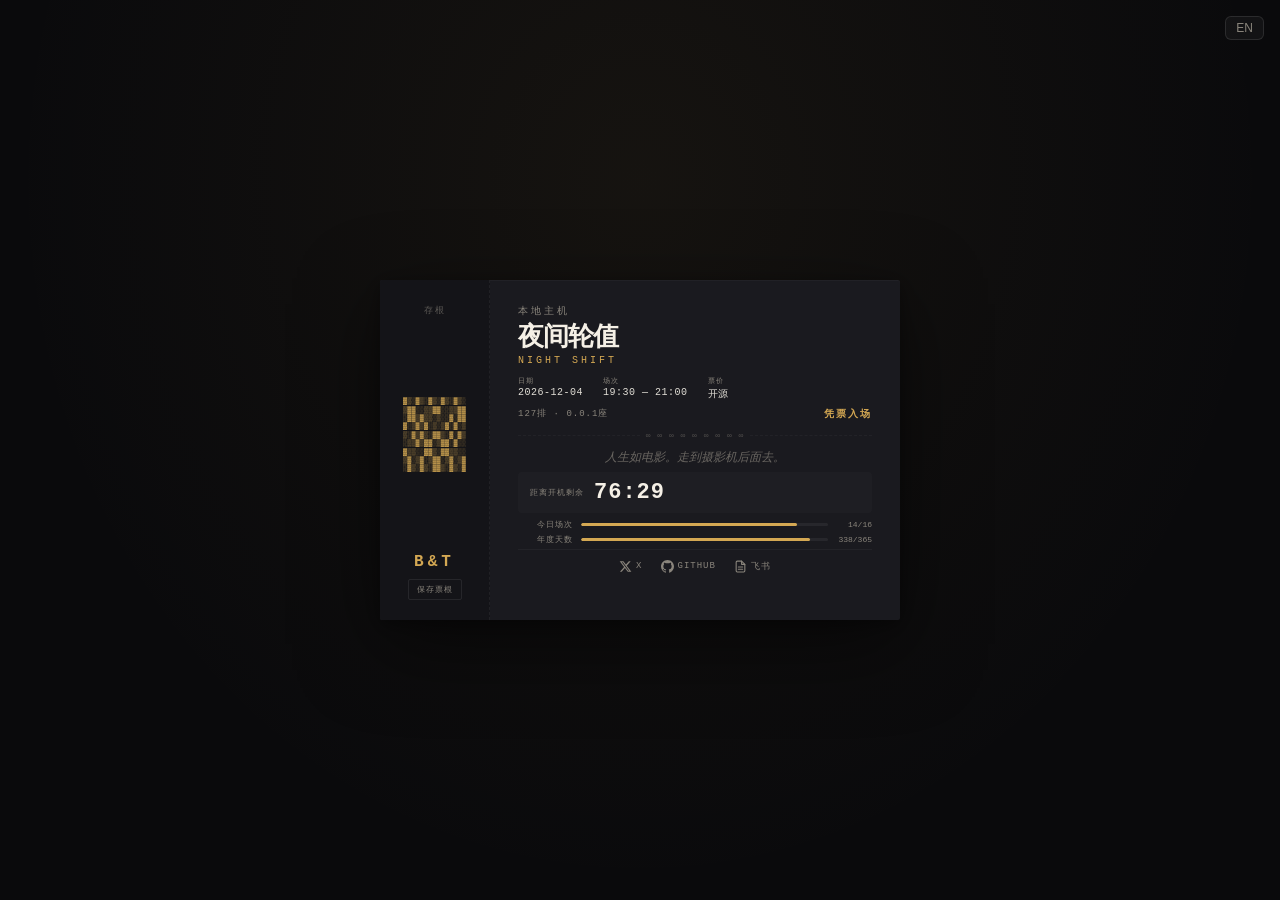
<file: index.html>
<!DOCTYPE html>
<html lang="zh">
<head>
<meta charset="UTF-8">
<meta name="viewport" content="width=device-width, initial-scale=1.0">
<title>nice — 电影票</title>
<style>
:root {
  --bg: #0a0a0c;
  --ticket-bg: #1a1a1f;
  --ticket-stub: #141418;
  --text: #e0ddd5;
  --text-dim: #8a857c;
  --text-bright: #f5f0e6;
  --accent: #d4a853;
  --accent-dim: #8b6914;
  --red: #c0392b;
  --divider: rgba(212,168,83,0.18);
  --perf: rgba(255,255,255,0.06);
  --progress-bg: rgba(255,255,255,0.06);
  --progress-fill: #d4a853;
  --font-ticket: 'SF Mono','Menlo','Monaco','Courier New',monospace;
  --font-ui: -apple-system,BlinkMacSystemFont,'SF Pro Display','Helvetica Neue',sans-serif;
}
*,*::before,*::after{box-sizing:border-box;margin:0;padding:0}
body {
  min-height:100vh; min-height:100dvh;
  display:flex; align-items:center; justify-content:center;
  background:var(--bg);
  background-image: radial-gradient(ellipse at 50% 20%, rgba(212,168,83,0.06) 0%, transparent 70%);
  font-family:var(--font-ui);
  -webkit-font-smoothing:antialiased;
  overflow-x:hidden;
  padding:12px;
}
.lang-toggle {
  position:fixed; top:16px; right:16px; z-index:10;
  background:rgba(255,255,255,0.04); border:1px solid rgba(255,255,255,0.1);
  color:var(--text-dim); border-radius:6px; padding:4px 10px;
  font-size:12px; cursor:pointer; font-family:var(--font-ui);
  transition:all .2s;
}
.lang-toggle:hover { color:var(--text); border-color:rgba(255,255,255,0.2); }
.ticket-wrapper { perspective:800px; width:100%; max-width:520px; }
.ticket {
  position:relative; background:var(--ticket-bg); border-radius:2px;
  display:flex; min-height:340px;
  box-shadow: 0 24px 80px rgba(0,0,0,0.5), 0 4px 16px rgba(0,0,0,0.3), inset 0 1px 0 rgba(255,255,255,0.03);
  overflow:hidden; transition: transform .35s cubic-bezier(.25,.1,.25,1), box-shadow .35s cubic-bezier(.25,.1,.25,1);
  will-change:transform; contain:layout style;
}
.ticket:hover { transform:translateY(-2px); box-shadow: 0 28px 90px rgba(0,0,0,0.55), 0 6px 20px rgba(0,0,0,0.35), inset 0 1px 0 rgba(255,255,255,0.04); }
.stub {
  width:110px; min-width:110px; background:var(--ticket-stub);
  display:flex; flex-direction:column; align-items:center;
  padding:24px 10px 20px; border-right:1px dashed var(--perf); position:relative; gap:8px;
}
.stub-label {
  font-family:var(--font-ticket); font-size:9px; color:var(--text-dim);
  text-transform:uppercase; letter-spacing:2px; opacity:0.6;
}
.stub-avatar {
  font-family:var(--font-ticket); font-size:7px; line-height:1.2;
  color:var(--accent); white-space:pre; text-align:center;
  user-select:none; flex:1; display:flex; align-items:center;
  justify-content:center; min-height:80px;
}
.stub-initials {
  font-family:var(--font-ticket); font-size:16px; font-weight:700;
  color:var(--accent); letter-spacing:4px; margin-top:auto;
}
.stub-save {
  font-family:var(--font-ticket); font-size:8px; color:var(--text-dim);
  cursor:pointer; padding:4px 8px; border:1px solid rgba(255,255,255,0.08);
  border-radius:2px; transition:all .2s; text-transform:uppercase;
  letter-spacing:1px; background:transparent;
}
.stub-save:hover { color:var(--accent); border-color:var(--accent-dim); }
.body { flex:1; display:flex; flex-direction:column; padding:24px 28px 0; min-width:0; }
.body-header { margin-bottom:10px; }
.cinema {
  font-family:var(--font-ticket); font-size:10px; color:var(--text-dim);
  letter-spacing:3px; text-transform:uppercase; margin-bottom:6px;
}
.film-title {
  font-family:var(--font-ticket); font-size:26px; font-weight:700;
  color:var(--text-bright); letter-spacing:-1px; line-height:1.1;
  text-transform:uppercase;
}
.film-subtitle {
  font-family:var(--font-ticket); font-size:10px; color:var(--accent);
  letter-spacing:3px; text-transform:uppercase; margin-top:2px;
}
.meta { display:flex; gap:20px; margin-bottom:6px; font-family:var(--font-ticket); }
.meta-item { display:flex; flex-direction:column; gap:1px; }
.meta-label { font-size:7px; color:var(--text-dim); text-transform:uppercase; letter-spacing:1px; }
.meta-value { font-size:10px; color:var(--text); letter-spacing:0.5px; }
.ticket-footer-row { display:flex; justify-content:space-between; align-items:center; }
.seat { font-family:var(--font-ticket); font-size:9px; color:var(--text-dim); letter-spacing:1px; }
.admit { font-family:var(--font-ticket); font-size:10px; color:var(--accent); text-transform:uppercase; letter-spacing:2px; font-weight:700; }
.tear-line {
  display:flex; align-items:center; gap:6px; margin:10px 0 8px;
  color:var(--text-dim); font-family:var(--font-ticket); font-size:8px;
  letter-spacing:1px; opacity:.5;
}
.tear-line::before,.tear-line::after { content:''; flex:1; height:0; border-top:1px dashed rgba(255,255,255,0.08); }
.slogan {
  font-family:var(--font-ui); font-size:12px; color:var(--text-dim);
  font-style:italic; text-align:center; line-height:1.5;
  margin-bottom:6px; opacity:.7;
}
.countdown-row {
  display:flex; align-items:center; gap:10px;
  margin-bottom:6px; padding:8px 12px;
  background:rgba(255,255,255,0.02); border-radius:4px;
}
.countdown-label {
  font-family:var(--font-ticket); font-size:8px; color:var(--text-dim);
  text-transform:uppercase; letter-spacing:1px; white-space:nowrap;
}
.countdown-value {
  font-family:var(--font-ticket); font-size:22px; font-weight:700;
  color:var(--text-bright); letter-spacing:1px; transition:color .3s;
}
.countdown-value.urgent { color:var(--red); animation:pulse .6s ease-in-out infinite; }
@keyframes pulse { 0%,100%{opacity:1} 50%{opacity:.4} }
.progress-group { display:flex; flex-direction:column; gap:4px; margin-bottom:4px; }
.progress-row { display:flex; align-items:center; gap:8px; }
.progress-label {
  font-family:var(--font-ticket); font-size:8px; color:var(--text-dim);
  width:55px; text-align:right; text-transform:uppercase; letter-spacing:1px;
  white-space:nowrap;
}
.progress-bar { flex:1; height:3px; background:var(--progress-bg); border-radius:2px; overflow:hidden; }
.progress-fill { height:100%; background:var(--progress-fill); border-radius:2px; transition:width .5s ease; }
.progress-pct {
  font-family:var(--font-ticket); font-size:8px; color:var(--text-dim);
  width:36px; text-align:right;
}
.social-row {
  display:flex; justify-content:center; gap:18px;
  padding:10px 0 14px; border-top:1px solid rgba(255,255,255,0.04);
}
.social-row a {
  display:inline-flex; align-items:center; gap:4px;
  color:var(--text-dim); text-decoration:none;
  font-family:var(--font-ticket); font-size:9px; letter-spacing:1px;
  text-transform:uppercase; transition:color .2s;
}
.social-row a:hover { color:var(--accent); }
.social-row svg { width:13px; height:13px; }
@keyframes tearOut {
  0% { transform:translateX(0); opacity:1; }
  50% { transform:translateX(-20px); opacity:.5; }
  100% { transform:translateX(-120px); opacity:0; }
}
@keyframes tearIn {
  0% { transform:translateX(30px); opacity:0; }
  100% { transform:translateX(0); opacity:1; }
}
.tearing .ticket { animation:tearOut .5s ease-in forwards; }
.ticket.fresh { animation:tearIn .5s ease-out; }
.toast {
  position:fixed; bottom:24px; left:50%; transform:translateX(-50%);
  background:var(--ticket-bg); color:var(--accent);
  padding:8px 20px; border-radius:4px; font-family:var(--font-ticket);
  font-size:11px; letter-spacing:1px; z-index:20;
  border:1px solid rgba(212,168,83,0.2);
  opacity:0; transition:opacity .3s; pointer-events:none;
}
.toast.show { opacity:1; }

@media (max-width:500px) {
  .ticket { flex-direction:column; }
  .stub {
    width:100%; min-width:0; flex-direction:row; padding:12px 16px;
    border-right:none; border-bottom:1px dashed var(--perf); gap:12px;
  }
  .stub-avatar { min-height:0; font-size:6px; }
  .stub-initials { margin-top:0; }
  .stub-label { display:none; }
  .body { padding:16px 18px 0; }
  .film-title { font-size:22px; }
  .meta { gap:12px; }
  .meta-value { font-size:9px; }
  .countdown-value { font-size:18px; }
  .progress-label { width:42px; }
  .social-row { gap:12px; }
}
</style>
</head>
<body>

<button class="lang-toggle" id="langToggle" title="Switch language">EN</button>

<div class="ticket-wrapper">
  <div class="ticket" id="ticket">
    <div class="stub">
      <div class="stub-label" id="stubLabel"></div>
      <div class="stub-avatar" id="avatar"></div>
      <div class="stub-initials">B&T</div>
      <button class="stub-save" id="saveBtn"></button>
    </div>
    <div class="body">
      <div class="body-header">
        <div class="cinema" id="cinema"></div>
        <div class="film-title" id="filmTitle"></div>
        <div class="film-subtitle" id="filmSubtitle"></div>
      </div>
      <div class="meta">
        <div class="meta-item">
          <span class="meta-label" id="labelDate"></span>
          <span class="meta-value" id="metaDate"></span>
        </div>
        <div class="meta-item">
          <span class="meta-label" id="labelShowtime"></span>
          <span class="meta-value" id="metaShowtime"></span>
        </div>
        <div class="meta-item">
          <span class="meta-label" id="labelPrice"></span>
          <span class="meta-value" id="metaPrice"></span>
        </div>
      </div>
      <div class="ticket-footer-row">
        <span class="seat" id="seat"></span>
        <span class="admit" id="admit"></span>
      </div>
      <div class="tear-line">∞ ∞ ∞ ∞ ∞ ∞ ∞ ∞ ∞</div>
      <div class="slogan" id="slogan"></div>
      <div class="countdown-row">
        <span class="countdown-label" id="countdownLabel"></span>
        <span class="countdown-value" id="countdown">89:59</span>
      </div>
      <div class="progress-group">
        <div class="progress-row">
          <span class="progress-label" id="labelToday"></span>
          <div class="progress-bar"><div class="progress-fill" id="todayFill"></div></div>
          <span class="progress-pct" id="todayPct"></span>
        </div>
        <div class="progress-row">
          <span class="progress-label" id="labelYear"></span>
          <div class="progress-bar"><div class="progress-fill" id="yearFill"></div></div>
          <span class="progress-pct" id="yearPct"></span>
        </div>
      </div>
      <div class="social-row">
        <a href="https://x.com/Myrfather" target="_blank" rel="noopener">
          <svg viewBox="0 0 24 24" fill="currentColor"><path d="M18.244 2.25h3.308l-7.227 8.26 8.502 11.24H16.17l-5.214-6.817L4.99 21.75H1.68l7.73-8.835L1.254 2.25H8.08l4.713 6.231zm-1.161 17.52h1.833L7.084 4.126H5.117z"/></svg>
          X
        </a>
        <a href="https://github.com/dadnotfound" target="_blank" rel="noopener">
          <svg viewBox="0 0 24 24" fill="currentColor"><path d="M12 0C5.374 0 0 5.373 0 12c0 5.302 3.438 9.8 8.207 11.387.599.111.793-.261.793-.577v-2.234c-3.338.726-4.033-1.416-4.033-1.416-.546-1.387-1.333-1.756-1.333-1.756-1.089-.745.083-.729.083-.729 1.205.084 1.839 1.237 1.839 1.237 1.07 1.834 2.807 1.304 3.492.997.107-.775.418-1.305.762-1.604-2.665-.305-5.467-1.334-5.467-5.931 0-1.311.469-2.381 1.236-3.221-.124-.303-.535-1.524.117-3.176 0 0 1.008-.322 3.301 1.23A11.509 11.509 0 0112 5.803c1.02.005 2.047.138 3.006.404 2.291-1.552 3.297-1.23 3.297-1.23.653 1.653.242 2.874.118 3.176.77.84 1.235 1.911 1.235 3.221 0 4.609-2.807 5.624-5.479 5.921.43.372.823 1.102.823 2.222v3.293c0 .319.192.694.801.576C20.566 21.797 24 17.3 24 12c0-6.627-5.373-12-12-12z"/></svg>
          GitHub
        </a>
        <a href="https://codecave.feishu.cn/drive/folder/CkvWf3Q8Il75RGdhdBUc70AtncQ?from=from_copylink" target="_blank" rel="noopener">
          <svg viewBox="0 0 24 24" fill="none" stroke="currentColor" stroke-width="2" stroke-linecap="round" stroke-linejoin="round"><path d="M14 2H6a2 2 0 0 0-2 2v16a2 2 0 0 0 2 2h12a2 2 0 0 0 2-2V8z"/><polyline points="14 2 14 8 20 8"/><line x1="16" y1="13" x2="8" y2="13"/><line x1="16" y1="17" x2="8" y2="17"/></svg>
          <span id="socialFeishu"></span>
        </a>
      </div>
    </div>
  </div>
</div>

<div class="toast" id="toast"></div>

<script>
(function(){
'use strict';

/* ═══════════════════════════
   i18n — complete dictionary
   ═══════════════════════════ */
var lang = localStorage.getItem('lang') || 'zh';

var DICT = {
  zh: {
    cinema: '本地主机',
    stub: '存根',
    save: '保存票根',
    date: '日期',
    showtime: '场次',
    price: '票价',
    priceVal: '开源',
    seat: '127排 · 0.0.1座',
    admit: '凭票入场',
    countdown: '距离开机剩余',
    today: '今日场次',
    year: '年度天数',
    slogan: '人生如电影。走到摄影机后面去。',
    saved: '票根已保存 ✓',
    feishu: '飞书',
    sessions: [
      {name:'深夜编译', sub:'MIDNIGHT COMPILE'},
      {name:'调试梦境', sub:'DREAM DEBUG'},
      {name:'静默部署', sub:'SILENT DEPLOY'},
      {name:'黎明补丁', sub:'DAWN PATCH'},
      {name:'清晨迭代', sub:'MORNING ITER'},
      {name:'架构早餐', sub:'BREAKFAST ARCH'},
      {name:'全栈日场', sub:'FULL STACK'},
      {name:'重构午时', sub:'NOON REFACTOR'},
      {name:'午间休场', sub:'LUNCH BREAK'},
      {name:'午后构建', sub:'AFTERNOON BUILD'},
      {name:'日落提交', sub:'SUNSET COMMIT'},
      {name:'黄昏审查', sub:'EVENING REVIEW'},
      {name:'黄金时段', sub:'GOLDEN HOUR'},
      {name:'夜间轮值', sub:'NIGHT SHIFT'},
      {name:'深夜运维', sub:'LATE NIGHT OPS'},
      {name:'末次编译', sub:'LAST COMPILE'}
    ]
  },
  en: {
    cinema: 'LOCALHOST',
    stub: 'STUB',
    save: 'SAVE TICKET',
    date: 'DATE',
    showtime: 'SHOW',
    price: 'PRICE',
    priceVal: 'OPEN SOURCE',
    seat: 'ROW 127 · SEAT 0.0.1',
    admit: 'ADMIT ONE',
    countdown: 'Until roll',
    today: 'REEL',
    year: 'DAYS',
    slogan: 'Life unfolds like a film. Step behind the camera.',
    saved: 'Ticket saved  ✓',
    feishu: 'Feishu',
    sessions: [
      {name:'MIDNIGHT COMPILE', sub:'深夜编译'},
      {name:'DREAM DEBUG', sub:'调试梦境'},
      {name:'SILENT DEPLOY', sub:'静默部署'},
      {name:'DAWN PATCH', sub:'黎明补丁'},
      {name:'MORNING ITER', sub:'清晨迭代'},
      {name:'BREAKFAST ARCH', sub:'架构早餐'},
      {name:'FULL STACK', sub:'全栈日场'},
      {name:'NOON REFACTOR', sub:'重构午时'},
      {name:'LUNCH BREAK', sub:'午间休场'},
      {name:'AFTERNOON BUILD', sub:'午后构建'},
      {name:'SUNSET COMMIT', sub:'日落提交'},
      {name:'EVENING REVIEW', sub:'黄昏审查'},
      {name:'GOLDEN HOUR', sub:'黄金时段'},
      {name:'NIGHT SHIFT', sub:'夜间轮值'},
      {name:'LATE NIGHT OPS', sub:'深夜运维'},
      {name:'LAST COMPILE', sub:'末次编译'}
    ]
  }
};

function t(key) { return DICT[lang][key] || key; }

function applyI18n() {
  // Static text
  document.getElementById('cinema').textContent = t('cinema');
  document.getElementById('stubLabel').textContent = t('stub');
  document.getElementById('saveBtn').textContent = t('save');
  document.getElementById('labelDate').textContent = t('date');
  document.getElementById('labelShowtime').textContent = t('showtime');
  document.getElementById('labelPrice').textContent = t('price');
  document.getElementById('metaPrice').textContent = t('priceVal');
  document.getElementById('seat').textContent = t('seat');
  document.getElementById('admit').textContent = t('admit');
  document.getElementById('countdownLabel').textContent = t('countdown');
  document.getElementById('labelToday').textContent = t('today');
  document.getElementById('labelYear').textContent = t('year');
  document.getElementById('slogan').textContent = t('slogan');
  document.getElementById('socialFeishu').textContent = t('feishu');
  document.getElementById('langToggle').textContent = lang === 'zh' ? 'EN' : '中';
  document.documentElement.lang = lang;
  document.title = lang === 'zh' ? 'nice — 电影票' : 'nice — Film Ticket';

  // Session-dependent text
  updateSessionText();
}

document.getElementById('langToggle').addEventListener('click', function() {
  lang = lang === 'zh' ? 'en' : 'zh';
  localStorage.setItem('lang', lang);
  applyI18n();
});

/* ═══════════════════════════
   Session Engine
   ═══════════════════════════ */
var ASCII_TYPES = [
  'moon','wave','circuit','constellation','geo','blueprint','diamond',
  'spiral','face','structure','waves','pcb','starfield','fractal','terminal','symbol'
];

function getSession(now) {
  if (!(now instanceof Date)) now = new Date(now);
  var midnight = new Date(now);
  midnight.setHours(0,0,0,0);
  var minsSinceMidnight = (now - midnight) / 60000;
  var idx = Math.min(Math.floor(minsSinceMidnight / 90), 15);
  var start = new Date(midnight.getTime() + idx * 90 * 60000);
  var end   = new Date(start.getTime() + 90 * 60000);
  return {
    index: idx,
    ascii: ASCII_TYPES[idx],
    start: start,
    end: end,
    remaining: Math.max(0, end - now)
  };
}

function getSessionName(idx) {
  return DICT[lang].sessions[idx];
}

function updateSessionText() {
  var s = getSessionName(currentSession ? currentSession.index : 0);
  document.getElementById('filmTitle').textContent = s.name;
  document.getElementById('filmSubtitle').textContent = s.sub;
}

/* ═══════════════════════════
   ASCII Avatar
   ═══════════════════════════ */
var ASCII = {};
ASCII._seed = Math.floor(Math.random()*2147483647);
ASCII._rng = function() {
  ASCII._seed = (ASCII._seed * 16807 + 0) % 2147483647;
  return (ASCII._seed - 1) / 2147483646;
};
ASCII.pick = function(arr) { return arr[Math.floor(ASCII._rng() * arr.length)]; };
ASCII.face = function() {
  var e=ASCII.pick(['● ●','o o','• •','O O','@ @']);
  var m=ASCII.pick(['____','────','﹏﹏﹏','~~~~']);
  return '  .---.\n | '+e+' |\n |  '+m+'  |\n  \'---\'';
};
ASCII.diamond = function() {
  var c='◆',f='·',n=4,r=[];
  for(var i=0;i<n;i++){ var s=' '.repeat(n-i-1); r.push(i===0?s+c:s+c+f.repeat(i*2-1)+c); }
  for(var i=n-2;i>=0;i--){ var s=' '.repeat(n-i-1); r.push(i===0?s+c:s+c+f.repeat(i*2-1)+c); }
  return r.join('\n');
};
ASCII.wave = function() {
  var r=[],w=13;
  for(var y=0;y<7;y++){ var l=''; for(var x=0;x<w;x++){ var v=Math.sin(x/3+y/1.5)*Math.cos(y/2+x/4); l+=v>0.3?'~':v<-0.3?'≈':Math.abs(v)<.15?'·':' '; } r.push(l); }
  return r.join('\n');
};
ASCII.constellation = function() {
  var stars=['✦','✧','·','•','⋆'],w=14,h=9;
  var g=[]; for(var y=0;y<h;y++){ g[y]=[]; for(var x=0;x<w;x++) g[y][x]=' '; }
  for(var i=0;i<8;i++) g[Math.floor(ASCII._rng()*h)][Math.floor(ASCII._rng()*w)]=ASCII.pick(stars);
  var r=[]; for(var y=0;y<h;y++) r.push(g[y].join('')); return r.join('\n');
};
ASCII.circuit = function() {
  var w=13,h=8,g=[];
  for(var y=0;y<h;y++){ g[y]=[]; for(var x=0;x<w;x++) g[y][x]=' '; }
  for(var y=1;y<h;y+=2) for(var x=0;x<w;x++) if(ASCII._rng()>.3) g[y][x]='─';
  for(var x=1;x<w;x+=3) for(var y=0;y<h;y++){ if(g[y][x]==='─') g[y][x]='┼'; else if(ASCII._rng()>.4) g[y][x]='│'; }
  for(var i=0;i<6;i++) g[Math.floor(ASCII._rng()*h)][Math.floor(ASCII._rng()*w)]=ASCII.pick(['●','○','◉','◆']);
  var r=[]; for(var y=0;y<h;y++) r.push(g[y].join('')); return r.join('\n');
};
ASCII.geo = ASCII.diamond;
ASCII.structure = function() {
  var t=['▀','▄','█','▌','▐'],r=[];
  for(var y=0;y<7;y++){ var l=''; for(var x=0;x<11;x++) l+=ASCII.pick(t); r.push(l); }
  return r.join('\n');
};
ASCII.fractal = function() {
  var r=[],w=15;
  for(var y=0;y<9;y++){ var l=''; for(var x=0;x<w;x++){ var v=(x^y)/3%1; l+=v<.25?'▓':v<.5?'▒':v<.75?'░':' '; } r.push(l); }
  return r.join('\n');
};
ASCII.blueprint = function() {
  var r=[],w=13;
  for(var y=0;y<7;y++){ var l=''; for(var x=0;x<w;x++){ l+=(y%2===0||x%3===0)?'┼':' '; } r.push(l); }
  return r.join('\n');
};
var ASCII_MAP = {
  moon: function(){ return '    ☽\n   ☽  \n  ✦   \n   ·  '; },
  wave: ASCII.wave, circuit: ASCII.circuit, constellation: ASCII.constellation,
  geo: ASCII.geo, blueprint: ASCII.blueprint, diamond: ASCII.diamond,
  spiral: function(){
    var n=5,r=[]; for(var i=0;i<n;i++){ var s=' '.repeat(n-i-1); r.push(s+'@'+'·'.repeat(i*2-1)+(i>0?'@':'')); }
    for(var i=n-2;i>=0;i--){ var s=' '.repeat(n-i-1); r.push(s+'@'+'·'.repeat(i*2-1)+(i>0?'@':'')); }
    return r.join('\n');
  },
  face: ASCII.face, structure: ASCII.structure,
  pcb: function(){ return ASCII.circuit(); }, starfield: ASCII.constellation,
  terminal: function(){ return ' > _\n > ./build\n > deploy\n > ...\n > done  ✓'; },
  fractal: ASCII.fractal,
  symbol: function(){ return '  ◆ ◇ ◆\n ◇ ◆ ◇\n  ◆ ◇ ◆'; },
  waves: function(){
    var r=[],w=13; for(var y=0;y<7;y++){ var l=''; for(var x=0;x<w;x++){ var v=Math.sin(x/2+y)*Math.cos(y+x/3); l+=v>0.4?'◠':v<-0.4?'◡':'~'; } r.push(l); }
    return r.join('\n');
  }
};

/* ═══════════════════════════
   Timer Controller
   ═══════════════════════════ */
var lastSessionIdx = -1;
var currentSession = null;

function updateAll() {
  var now = new Date();
  currentSession = getSession(now);

  // Session text
  var s = getSessionName(currentSession.index);
  document.getElementById('filmTitle').textContent = s.name;
  document.getElementById('filmSubtitle').textContent = s.sub;

  // Date
  var y=now.getFullYear(), m=String(now.getMonth()+1).padStart(2,'0'), d=String(now.getDate()).padStart(2,'0');
  document.getElementById('metaDate').textContent = y+'-'+m+'-'+d;

  // Showtime
  var sh=String(currentSession.start.getHours()).padStart(2,'0');
  var sm=String(currentSession.start.getMinutes()).padStart(2,'0');
  var eh=String(currentSession.end.getHours()).padStart(2,'0');
  var em=String(currentSession.end.getMinutes()).padStart(2,'0');
  document.getElementById('metaShowtime').textContent = sh+':'+sm+' — '+eh+':'+em;

  // Countdown
  var rem=currentSession.remaining, mins=Math.floor(rem/60000), secs=Math.floor((rem%60000)/1000);
  var cdEl=document.getElementById('countdown');
  cdEl.textContent = String(mins).padStart(2,'0')+':'+String(secs).padStart(2,'0');
  cdEl.classList.toggle('urgent', rem<60000);

  // Today: session/16 + progress bar
  var idx = currentSession.index;
  document.getElementById('todayFill').style.width = ((idx+1)/16*100).toFixed(1)+'%';
  document.getElementById('todayPct').textContent = (idx+1)+'/16';

  // Year: day-of-year/365 leap-year-aware
  var yearStart = new Date(y, 0, 1);
  var yearEnd = new Date(y+1, 0, 1);
  var totalDays = Math.round((yearEnd - yearStart) / 86400000); // 365 or 366
  var dayOfYear = Math.floor((now - yearStart) / 86400000) + 1;
  document.getElementById('yearFill').style.width = (dayOfYear/totalDays*100).toFixed(1)+'%';
  document.getElementById('yearPct').textContent = dayOfYear+'/'+totalDays;

  // Session change
  if (lastSessionIdx !== -1 && lastSessionIdx !== idx) triggerTear();
  lastSessionIdx = idx;
}

/* ═══════════════════════════
   Tear Animation
   ═══════════════════════════ */
function triggerTear() {
  var ticket = document.getElementById('ticket');
  ASCII._seed = Math.floor(Math.random()*2147483647);
  ticket.classList.add('tearing');
  setTimeout(function() {
    updateAvatar();
    updateAll();
    ticket.classList.remove('tearing');
    ticket.classList.add('fresh');
    setTimeout(function(){ ticket.classList.remove('fresh'); }, 500);
  }, 450);
}

function updateAvatar() {
  if (!currentSession) return;
  var gen = ASCII_MAP[currentSession.ascii] || ASCII.face;
  document.getElementById('avatar').textContent = gen();
}

/* ═══════════════════════════
   Ticket Export
   ═══════════════════════════ */
document.getElementById('saveBtn').addEventListener('click', function() {
  var ticket = document.getElementById('ticket');
  var toast = document.getElementById('toast');
  var rect = ticket.getBoundingClientRect();
  var scale = 2;
  var canvas = document.createElement('canvas');
  canvas.width = rect.width * scale;
  canvas.height = rect.height * scale;
  var ctx = canvas.getContext('2d');
  ctx.scale(scale, scale);

  var styles = Array.from(document.querySelectorAll('style')).map(function(s){return s.textContent;}).join('\n');
  var html = ticket.outerHTML;
  var svg = '<svg xmlns="http://www.w3.org/2000/svg" width="'+rect.width+'" height="'+rect.height+'">'+
    '<foreignObject width="100%" height="100%">'+
    '<div xmlns="http://www.w3.org/1999/xhtml">'+
    '<style>'+styles+'</style>'+html+
    '</div></foreignObject></svg>';

  var img = new Image();
  var blob = new Blob([svg], {type:'image/svg+xml;charset=utf-8'});
  var url = URL.createObjectURL(blob);

  img.onload = function() {
    ctx.drawImage(img, 0, 0);
    URL.revokeObjectURL(url);
    canvas.toBlob(function(blob) {
      var a = document.createElement('a');
      a.href = URL.createObjectURL(blob);
      var s = getSessionName(currentSession ? currentSession.index : 0);
      a.download = 'ticket-'+s.name.replace(/\s/g,'-')+'.png';
      a.click();
      toast.textContent = t('saved');
      toast.classList.add('show');
      setTimeout(function(){ toast.classList.remove('show'); }, 2000);
    }, 'image/png');
  };
  img.src = url;
});

/* ═══════════════════════════
   Init
   ═══════════════════════════ */
applyI18n();
updateAll();
updateAvatar();
setInterval(updateAll, 1000);

})();
</script>
</body>
</html>
</file>
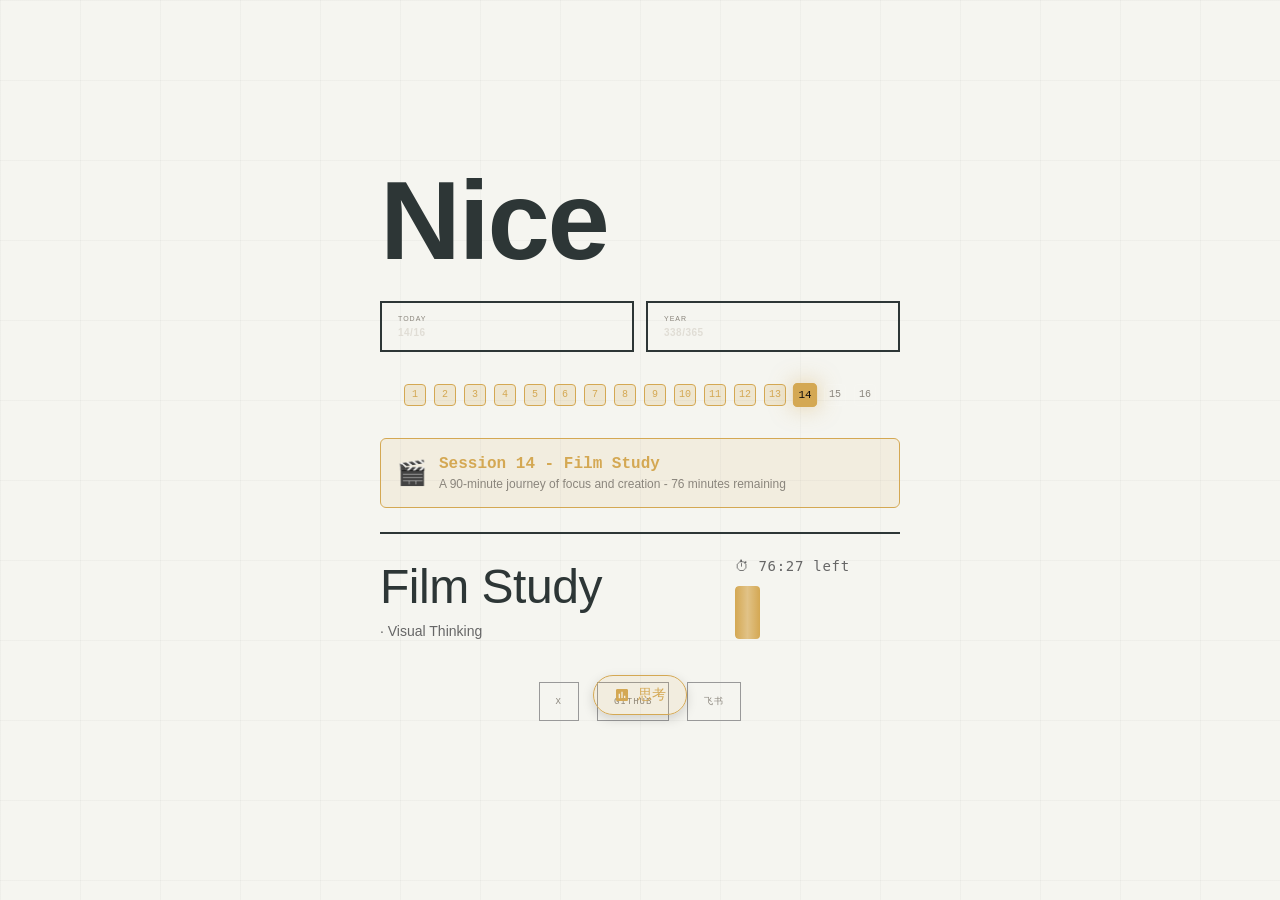
<file: src/index.html>
<!DOCTYPE html>
<html lang="zh">
<head>
  <meta charset="UTF-8">
  <meta name="viewport" content="width=device-width, initial-scale=1.0">
  <title>Nice思考日记 — 记录时间，思考存在</title>
  <meta name="description" content="Nice的思考日记，记录编程、生活和设计的深度思考，探索时间与存在的哲学">
  <meta name="keywords" content="思考日记,编程,设计,哲学,时间管理,个人成长">
  <meta name="author" content="Nice">
  <link rel="icon" href="data:image/svg+xml,<svg xmlns='http://www.w3.org/2000/svg' viewBox='0 0 100 100'><text y='.9em' font-size='90'>⚡</text></svg>">

  <!-- 模块化CSS -->
  <link rel="stylesheet" href="css/base.css">
  <link rel="stylesheet" href="css/zen.css">
  <link rel="stylesheet" href="css/ticket.css">
</head>
<body>

  <!-- 背景流动网格 -->
  <div class="flow-bg"></div>


  <!-- 主容器 -->
  <div class="container ticket-wrapper">
    <!-- 名字：112px 大锚点 -->
    <div class="name">Nice</div>

    <!-- 元数据网格：理性分栏 -->
    <div class="header">
      <div class="meta-grid">
        <div class="meta-item">
          <span class="meta-label">TODAY</span>
          <span class="meta-value" id="sessionValue">04/16</span>
        </div>
        <div class="meta-item">
          <span class="meta-label">YEAR</span>
          <span class="meta-value" id="yearValue">138/365</span>
        </div>
      </div>
    </div>

    <!-- 电影胶片进度条 -->
    <div class="film-reel">
      <div class="film-track" id="filmTrack">
        <!-- 16个电影帧将通过JavaScript动态生成 -->
      </div>
      <div class="film-progress" id="filmProgress"></div>
    </div>

    <!-- 当前会话提示 -->
    <div class="session-tip" id="sessionTip">
      <div class="tip-icon">🎬</div>
      <div class="tip-text">
        <div class="tip-title">Current Session</div>
        <div class="tip-desc">A 90-minute journey of focus and creation</div>
      </div>
    </div>

    <!-- 时间区块：核心焦点 -->
    <div class="time-section">
      <div class="session-info">
        <div class="session" id="sessionName">Deep Reading</div>
        <div class="session-subtitle">
          <span id="sessionSubtitle">· Present Existence</span>
        </div>
      </div>
      <div class="progress">
        <div class="countdown" id="countdown">⏱ 47:23 left</div>
        <div class="progress-bar">
          <div class="progress-fill" id="progressFill"></div>
        </div>
      </div>
    </div>

    <!-- 导航按钮 -->
    <div class="nav-buttons">
      <button id="thoughtsBtn" class="btn btn-primary">
        <svg width="16" height="16" viewBox="0 0 24 24" fill="currentColor">
          <path d="M19 3H5c-1.1 0-2 .9-2 2v14c0 1.1.9 2 2 2h14c1.1 0 2-.9 2-2V5c0-1.1-.9-2-2-2zM9 17H7v-7h2v7zm4 0h-2V7h2v10zm4 0h-2v-4h2v4z"/>
        </svg>
        思考
      </button>
    </div>

    <!-- 社交链接 -->
    <div class="social-row">
      <a href="https://x.com/Myrfather" target="_blank" rel="noopener" class="social-link">
        X
      </a>
      <a href="https://github.com/dadnotfound" target="_blank" rel="noopener" class="social-link">
        GitHub
      </a>
      <a href="https://codecave.feishu.cn/drive/folder/CkvWf3Q8Il75RGdhdBUc70AtncQ" target="_blank" rel="noopener" class="social-link">
        飞书
      </a>
    </div>
  </div>

  <!-- 模块化JavaScript -->
  <script src="js/utils.js"></script>
  <script src="js/i18n.js"></script>
  <script src="js/ticket.js"></script>
  <script src="js/navigator.js"></script>

  <!-- 应用初始化 -->
  <script>
    // 页面初始化
    document.addEventListener('DOMContentLoaded', function() {
      // 初始化票据功能（改为时间管理）
      ticket.init();

      // 初始化导航系统（自动处理按钮事件）
      const navigator = window.navigatorInstance;
    });
  </script>

</body>
</html>
</file>
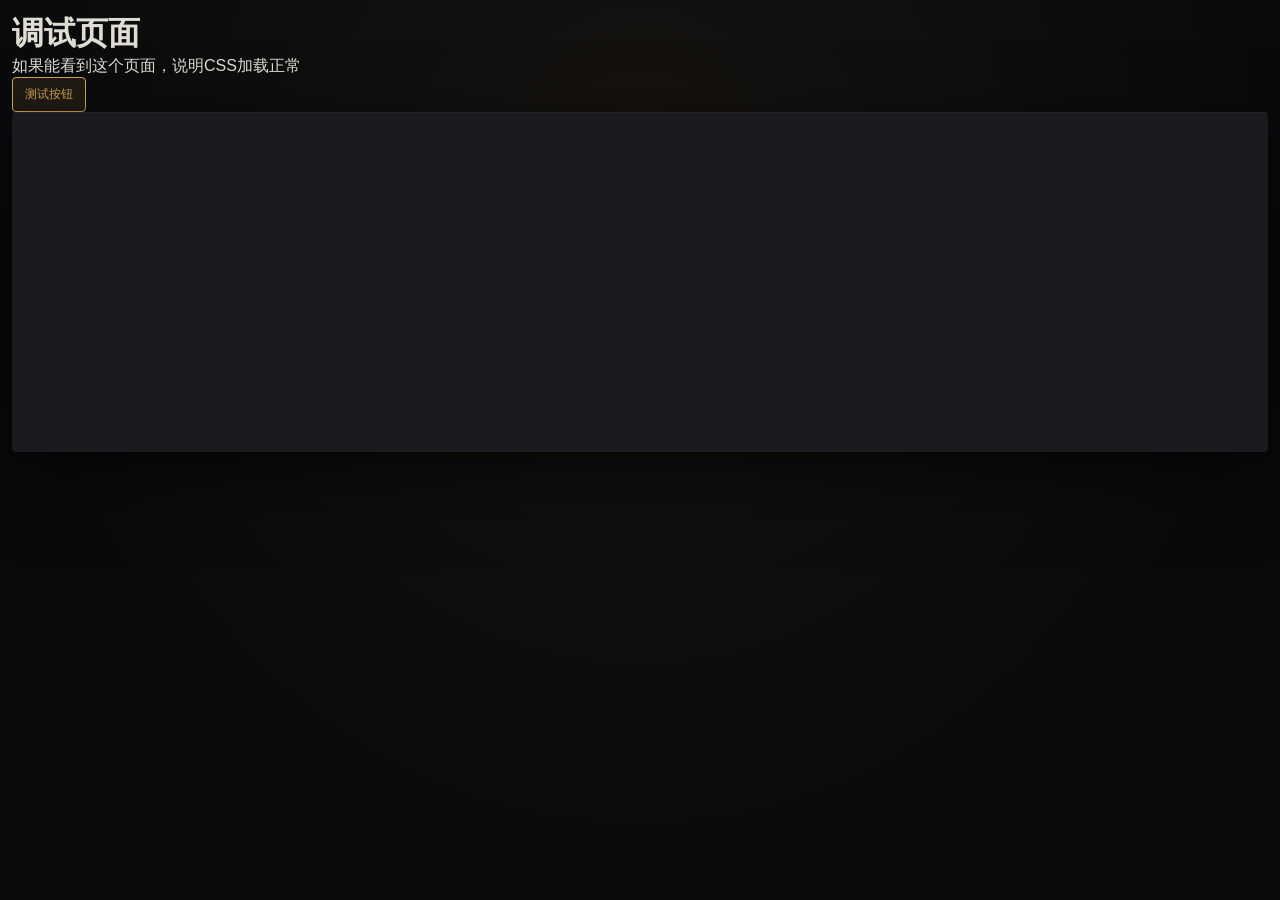
<file: src/debug.html>
<!DOCTYPE html>
<html lang="zh">
<head>
  <meta charset="UTF-8">
  <meta name="viewport" content="width=device-width, initial-scale=1.0">
  <title>调试页面</title>
  <link rel="stylesheet" href="css/base.css">
  <link rel="stylesheet" href="css/ticket.css">
</head>
<body>
  <h1>调试页面</h1>
  <p>如果能看到这个页面，说明CSS加载正常</p>

  <button class="btn btn-primary" id="testBtn">测试按钮</button>

  <div id="ticket" class="ticket">
    <!-- 票据内容 -->
  </div>

  <script src="js/utils.js"></script>
  <script src="js/i18n.js"></script>
  <script src="js/ticket.js"></script>

  <script>
    document.addEventListener('DOMContentLoaded', function() {
      console.log('页面加载完成');

      const testBtn = document.getElementById('testBtn');
      if (testBtn) {
        testBtn.addEventListener('click', function() {
          alert('按钮点击正常！');
        });
      }

      // 测试 ticket 模块
      if (window.ticket) {
        console.log('ticket 模块加载成功');
        ticket.init();
      } else {
        console.error('ticket 模块加载失败');
      }
    });
  </script>
</body>
</html>
</file>
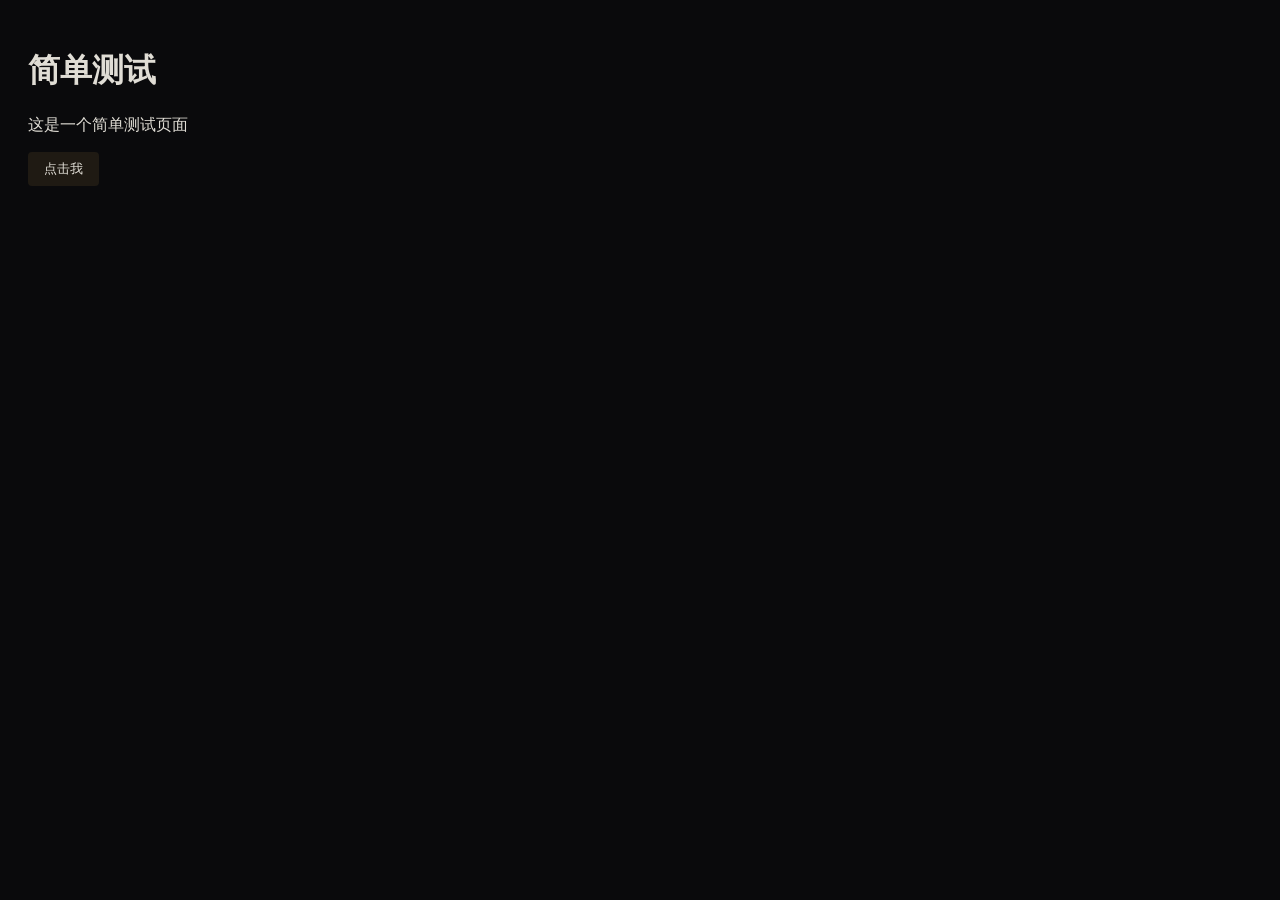
<file: src/simple-test.html>
<!DOCTYPE html>
<html lang="zh">
<head>
  <meta charset="UTF-8">
  <meta name="viewport" content="width=device-width, initial-scale=1.0">
  <title>简单测试</title>
  <style>
    body { background: #0a0a0c; color: #e0ddd5; padding: 20px; }
    .btn { background: rgba(212,168,83,0.1); border: 1px solid var(--accent); color: var(--accent); padding: 8px 16px; border-radius: 4px; cursor: pointer; }
  </style>
</head>
<body>
  <h1>简单测试</h1>
  <p>这是一个简单测试页面</p>

  <button class="btn" id="testBtn">点击我</button>
  <div id="output"></div>

  <script>
    document.addEventListener('DOMContentLoaded', function() {
      console.log('DOM loaded');
      const btn = document.getElementById('testBtn');
      const output = document.getElementById('output');

      if (btn) {
        btn.addEventListener('click', function() {
          output.innerHTML = '<p style="color: #d4a853;">按钮点击成功！</p>';
          console.log('Button clicked');
        });
      }
    });
  </script>
</body>
</html>
</file>
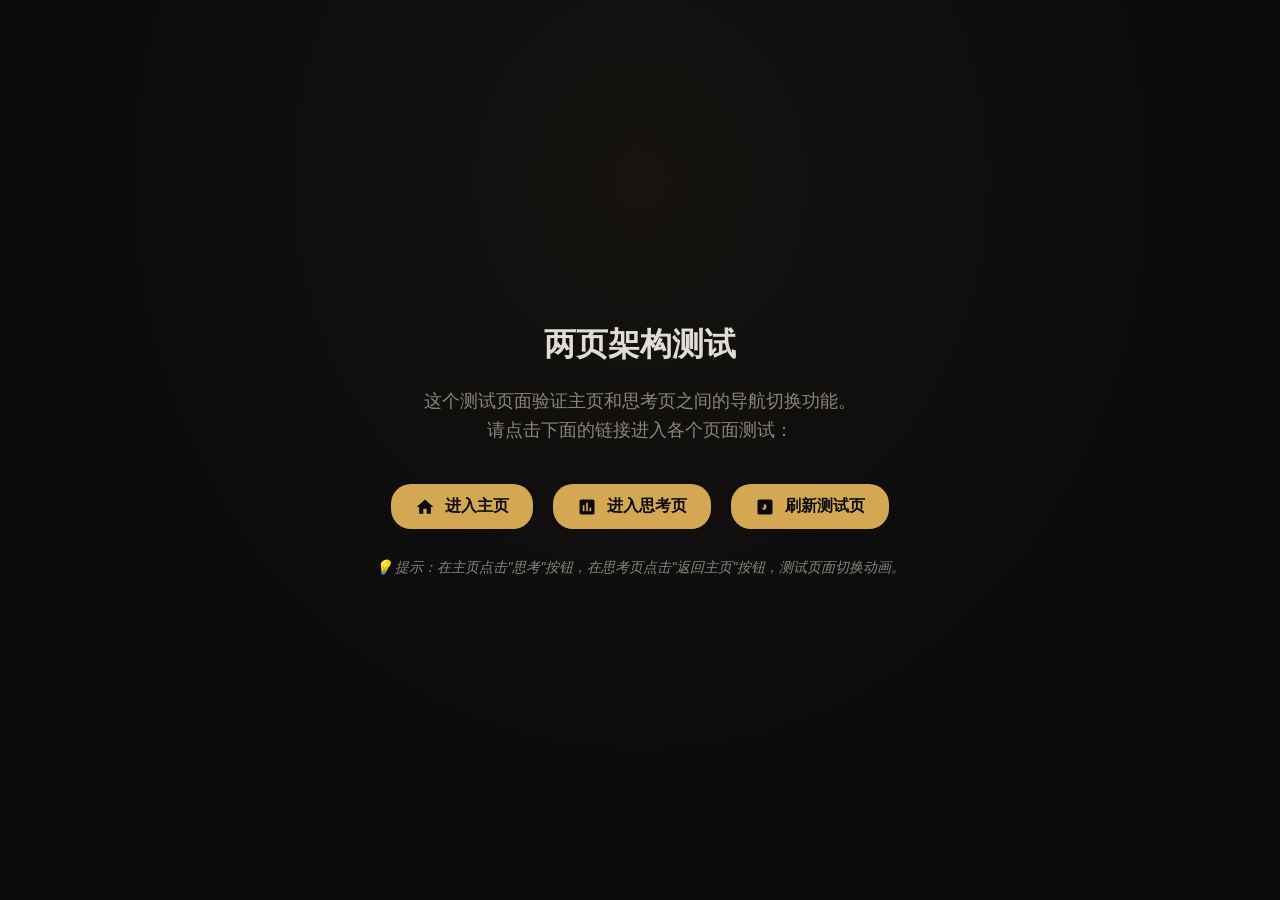
<file: src/test.html>
<!DOCTYPE html>
<html lang="zh">
<head>
  <meta charset="UTF-8">
  <meta name="viewport" content="width=device-width, initial-scale=1.0">
  <title>两页架构测试 - Nice思考日记</title>
  <meta name="description" content="测试主页和思考页之间的导航切换">
  <meta name="author" content="Nice">

  <!-- 基础样式 -->
  <link rel="stylesheet" href="css/base.css">
  <style>
    body {
      padding: 0;
      overflow: hidden;
    }

    .test-container {
      position: fixed;
      top: 0;
      left: 0;
      right: 0;
      bottom: 0;
      display: flex;
      align-items: center;
      justify-content: center;
      background: var(--bg);
      background-image: radial-gradient(ellipse at 50% 20%, rgba(212,168,83,0.06) 0%, transparent 70%);
    }

    .test-content {
      text-align: center;
      color: var(--text);
    }

    .test-title {
      font-size: 32px;
      margin-bottom: 20px;
      font-weight: 700;
    }

    .test-description {
      font-size: 18px;
      margin-bottom: 40px;
      color: var(--text-dim);
      line-height: 1.6;
    }

    .test-links {
      display: flex;
      gap: 20px;
      justify-content: center;
      flex-wrap: wrap;
    }

    .test-link {
      display: inline-flex;
      align-items: center;
      gap: 10px;
      padding: 12px 24px;
      background: var(--accent);
      color: var(--bg);
      text-decoration: none;
      border-radius: 20px;
      font-weight: 600;
      transition: all var(--transition-sm);
    }

    .test-link:hover {
      transform: translateY(-2px);
      box-shadow: 0 4px 12px rgba(212, 168, 83, 0.4);
    }

    .test-link svg {
      width: 20px;
      height: 20px;
    }

    .test-note {
      margin-top: 30px;
      font-size: 14px;
      color: var(--text-dim);
      font-style: italic;
    }
  </style>
</head>
<body>
  <div class="test-container">
    <div class="test-content">
      <h1 class="test-title">两页架构测试</h1>
      <p class="test-description">
        这个测试页面验证主页和思考页之间的导航切换功能。<br>
        请点击下面的链接进入各个页面测试：
      </p>
      <div class="test-links">
        <a href="index.html" class="test-link">
          <svg width="20" height="20" viewBox="0 0 24 24" fill="currentColor">
            <path d="M10 20v-6h4v6h5v-8h3L12 3 2 12h3v8z"/>
          </svg>
          进入主页
        </a>
        <a href="thoughts.html" class="test-link">
          <svg width="20" height="20" viewBox="0 0 24 24" fill="currentColor">
            <path d="M19 3H5c-1.1 0-2 .9-2 2v14c0 1.1.9 2 2 2h14c1.1 0 2-.9 2-2V5c0-1.1-.9-2-2-2zM9 17H7v-7h2v7zm4 0h-2V7h2v10zm4 0h-2v-4h2v4z"/>
          </svg>
          进入思考页
        </a>
        <a href="test.html" class="test-link">
          <svg width="20" height="20" viewBox="0 0 24 24" fill="currentColor">
            <path d="M19 3H5c-1.1 0-2 .9-2 2v14c0 1.1.9 2 2 2h14c1.1 0 2-.9 2-2V5c0-1.1-.9-2-2-2zm-7 14l-4-4h2.5V9h3v4H14l-4 4z"/>
          </svg>
          刷新测试页
        </a>
      </div>
      <p class="test-note">
        💡 提示：在主页点击"思考"按钮，在思考页点击"返回主页"按钮，测试页面切换动画。
      </p>
    </div>
  </div>
</body>
</html>
</file>
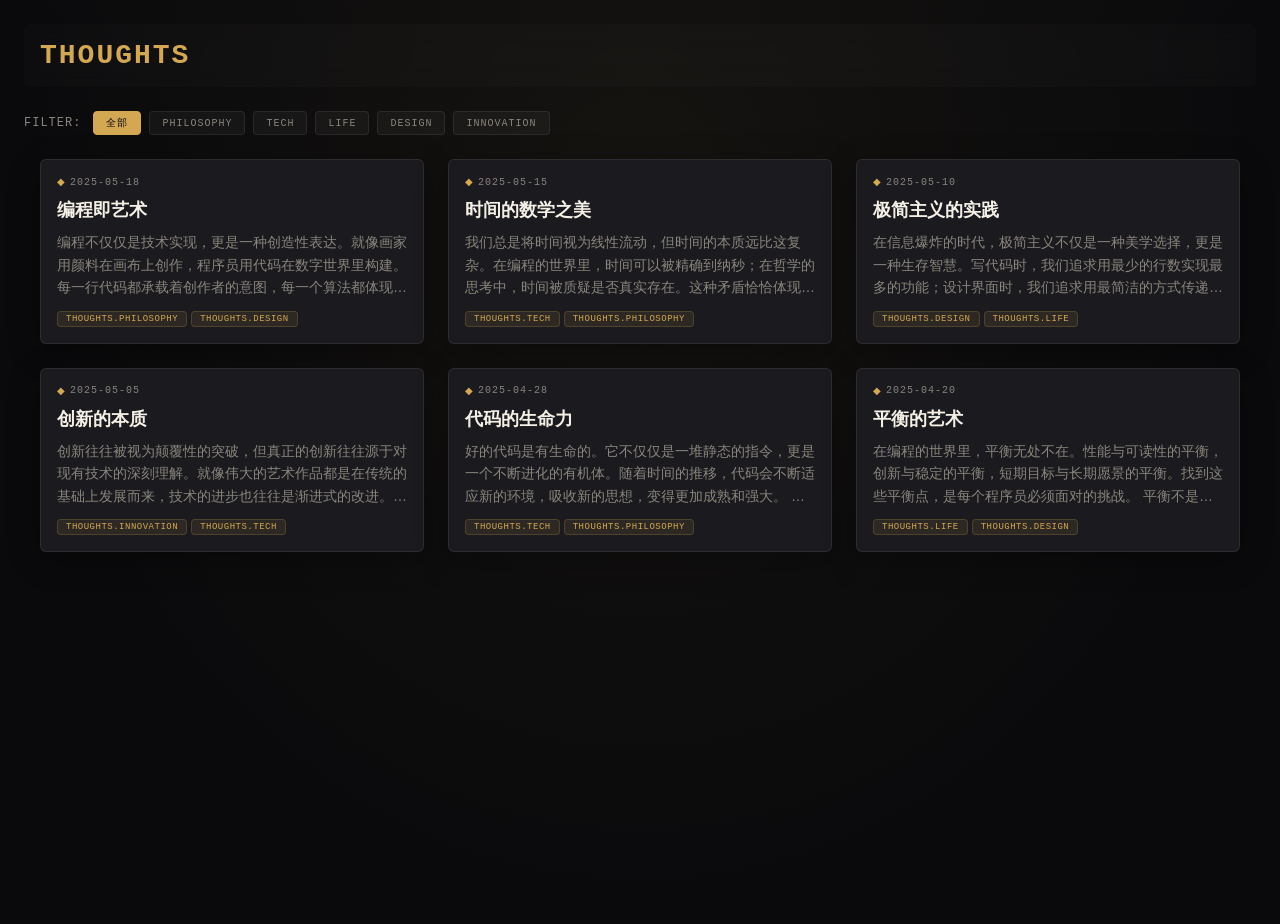
<file: src/thoughts.html>
<!DOCTYPE html>
<html lang="zh">
<head>
  <meta charset="UTF-8">
  <meta name="viewport" content="width=device-width, initial-scale=1.0">
  <title>Thoughts - Nice思考日记</title>
  <meta name="description" content="Nice的思考记录，关于编程、生活和设计的深度思考与哲学探索">
  <meta name="keywords" content="思考日记,编程,设计,哲学,创新,时间管理">
  <meta name="author" content="Nice">
  <link rel="icon" href="data:image/svg+xml,<svg xmlns='http://www.w3.org/2000/svg' viewBox='0 0 100 100'><text y='.9em' font-size='90'>⚡</text></svg>">

  <!-- 模块化CSS -->
  <link rel="stylesheet" href="css/base.css">
  <link rel="stylesheet" href="css/thoughts.css">
</head>
<body>

  <!-- 思考页面容器 -->
  <div class="thoughts-container" id="thoughtsContainer">

    <!-- 页面头部 -->
    <header class="thoughts-header">
      <h1 class="thoughts-title" id="thoughtsTitle">思考</h1>
      <button class="back-btn" id="backBtn">
        <svg width="16" height="16" viewBox="0 0 24 24" fill="currentColor">
          <path d="M20 11H7.83l5.59-5.59L12 4l-8 8 8 8 1.41-1.41L7.83 13H20v-2z"/>
        </svg>
        Back to Home
      </button>
    </header>

    <!-- 标签过滤器 -->
    <section class="filter-section">
      <span class="filter-label">Filter:</span>
      <div class="filter-tags" id="filterTags">
        <div class="tag-filter active" data-tag="all">All</div>
        <div class="tag-filter" data-tag="philosophy">Philosophy</div>
        <div class="tag-filter" data-tag="tech">Tech</div>
        <div class="tag-filter" data-tag="life">Life</div>
        <div class="tag-filter" data-tag="design">Design</div>
        <div class="tag-filter" data-tag="innovation">Innovation</div>
      </div>
    </section>

    <!-- 思考内容区域 -->
    <main class="thoughts-grid" id="thoughtsGrid">
      <!-- 动态加载思考卡片 -->
    </main>

    <!-- 空状态 -->
    <div class="empty-state" id="emptyState" style="display: none;">
      <div class="empty-icon">📝</div>
      <h2 class="empty-title">No thoughts yet</h2>
      <p class="empty-description">Check back for more thoughts on programming, design, and life</p>
    </div>
  </div>

  <!-- 思考详情模态 -->
  <div class="thought-modal" id="thoughtModal">
    <div class="modal-content">
      <div class="modal-header">
        <h2 class="modal-title" id="modalTitle"></h2>
        <button class="modal-close" id="modalClose">
          <svg width="16" height="16" viewBox="0 0 24 24" fill="currentColor">
            <path d="M19 6.41L17.59 5 12 10.59 6.41 5 5 6.41 10.59 12 5 17.59 6.41 19 12 13.41 17.59 19 19 17.59 13.41 12z"/>
          </svg>
        </button>
      </div>
      <div class="modal-body">
        <div class="modal-date" id="modalDate"></div>
        <div class="modal-content-text" id="modalContent"></div>
        <div class="modal-tags" id="modalTags"></div>
      </div>
      <div class="modal-footer">
        <div class="modal-tags" id="modalFooterTags"></div>
      </div>
    </div>
  </div>

  <!-- 模块化JavaScript -->
  <script src="js/utils.js"></script>
  <script src="js/i18n.js"></script>
  <script src="js/navigator.js"></script>

  <!-- 思考页面逻辑 -->
  <script>
    // 思考数据
    const thoughtsData = [
      {
        id: '001',
        date: '2025-05-18',
        title: '编程即艺术',
        content: `编程不仅仅是技术实现，更是一种创造性表达。就像画家用颜料在画布上创作，程序员用代码在数字世界里构建。每一行代码都承载着创作者的意图，每一个算法都体现着对美的追求。

优秀的代码如同艺术品般优雅。它不仅要实现功能，还要追求简洁、清晰和可读性。正如建筑师设计的建筑既要坚固实用，又要美观和谐，程序员编写的代码也要高效可靠，还要令人赏心悦目。

在代码的世界里，我们可以找到纯粹的美学价值。精心设计的算法、优雅的数据结构、巧妙的模式应用，都展现了人类智慧的结晶。这就是编程的艺术性——在理性的框架内，追求极致的优雅。

当我们将编程视为艺术，就不再满足于简单的功能实现。我们开始思考如何让代码更有表现力，如何让算法更具诗意，如何让设计更具美感。这种追求使得编程超越了工具性，成为了一种真正的创作活动。

最终，好的编程作品就像好的艺术品一样，能够触动人心，启发思考，甚至改变世界。这就是编程作为艺术的真正魅力所在。`,
        tags: ['philosophy', 'design'],
        lang: 'zh'
      },
      {
        id: '002',
        date: '2025-05-15',
        title: '时间的数学之美',
        content: `我们总是将时间视为线性流动，但时间的本质远比这复杂。在编程的世界里，时间可以被精确到纳秒；在哲学的思考中，时间被质疑是否真实存在。这种矛盾恰恰体现了时间的奇妙性质。

时间的度量让我们能够掌握生活的节奏。90分钟的编程会话就像一场精彩的电影，有开始、发展和高潮。这种时间分割不仅提高了效率，还创造了一种仪式感。

当我们将时间量化，就能更好地理解生活的本质。每天16个编程会话，每个都是对时间的精心雕琢。这种分形结构让人想起曼德博集合——在看似随机的模式中，隐藏着惊人的规律。

时间的数学还体现在进度条的设计上。今天的进度是6.25%，今年的进度是38.5%。这些数字不仅是功能的体现，更是一种可视化的艺术。它们让我们能够直观地感受到时间的流逝和生命的进程。

然而，真正的智慧在于理解时间的相对性。一个专注的下午可以飞逝，而一个漫长的会议却感觉漫长无比。这就是为什么编程的艺术不仅在于掌握技术，更在于掌握时间的艺术。

让我们用代码去思考时间，用时间去创造美。这或许就是程序员最独特的生活哲学。`,
        tags: ['tech', 'philosophy'],
        lang: 'zh'
      },
      {
        id: '003',
        date: '2025-05-10',
        title: '极简主义的实践',
        content: `在信息爆炸的时代，极简主义不仅是一种美学选择，更是一种生存智慧。写代码时，我们追求用最少的行数实现最多的功能；设计界面时，我们追求用最简洁的方式传递最清晰的信息。

极简主义的核心在于消除冗余。就像好的文学作品不需要华丽的辞藻堆砌，好的代码也不需要复杂的逻辑嵌套。真正的简洁来自于对本质的深刻理解——只有完全理解问题，才能找到最直接的解决方案。

在架构设计上，极简主义表现为模块化和单一职责。每个模块只做一件事，但要做得极致。这种哲学让系统变得可维护、可扩展，也更容易被理解和修改。

极简主义也体现在用户体验上。最好的用户界面是用户几乎感觉不到它的存在。就像呼吸一样自然，不需要思考如何使用。这种"隐形设计"需要设计师投入更多的思考，最终呈现出看似简单的结果。

生活中的极简主义同样重要。减少不必要的干扰，专注于真正重要的事情，这样才能在复杂的世界中保持内心的平静和创造力。

或许，极简主义的最终目的不是为了减法，而是为了让我们能够更专注于真正有价值的事情。在编程和生活中，这都是永恒的真理。`,
        tags: ['design', 'life'],
        lang: 'zh'
      },
      {
        id: '004',
        date: '2025-05-05',
        title: '创新的本质',
        content: `创新往往被视为颠覆性的突破，但真正的创新往往源于对现有技术的深刻理解。就像伟大的艺术作品都是在传统的基础上发展而来，技术的进步也往往是渐进式的改进。

创新需要勇气，更需要智慧。勇气在于敢于质疑既定的规则，智慧在于能够找到更好的替代方案。好的创新不是为了创新而创新，而是为了解决真正的问题。

在编程领域，创新体现在对问题的重新定义。有时候，最创新的方法不是创建新的解决方案，而是重新组织现有的解决方案。就像乐高积木，通过不同的组合方式，可以创造出无数的可能性。

创新也需要失败的勇气。很多伟大的创新都是在无数次失败后才诞生的。正是因为不怕犯错，我们才能不断突破界限。

真正的创新者都是持续学习的典范。他们不仅关注前沿技术，更关注基础理论。正是这种深度的学习，让他们能够在关键时刻做出突破性的创新。

让我们拥抱创新，但也不要忘记，最好的创新往往来自于对本质的深刻理解。在技术的世界里，这永远是永恒的真理。`,
        tags: ['innovation', 'tech'],
        lang: 'zh'
      },
      {
        id: '005',
        date: '2025-04-28',
        title: '代码的生命力',
        content: `好的代码是有生命的。它不仅仅是一堆静态的指令，更是一个不断进化的有机体。随着时间的推移，代码会不断适应新的环境，吸收新的思想，变得更加成熟和强大。

代码的生命力来自于持续的维护和迭代。就像植物需要阳光和水才能生长，代码需要被使用、被修改、被优化才能保持活力。这种生命力让代码能够穿越时间的考验，保持其价值。

在团队合作中，代码的生命力体现为知识的传承。每个开发者都在代码中留下了自己的思考，这些思考汇聚在一起，形成了一种集体智慧。这种智慧超越了个体，成为了项目的灵魂。

代码的生命力还体现在其适应性上。好的代码能够应对变化的需求，就像生物能够适应环境的变化一样。这种适应性来自于模块化设计和清晰的结构。

最终，最好的代码就像最好的文学作品一样，能够经得起时间的考验。它们不仅在技术上保持先进，在思想上也能启发后人。这就是代码作为生命体的真正价值所在。

让我们用心对待每一行代码，让它们拥有真正的生命力。`,
        tags: ['tech', 'philosophy'],
        lang: 'zh'
      },
      {
        id: '006',
        date: '2025-04-20',
        title: '平衡的艺术',
        content: `在编程的世界里，平衡无处不在。性能与可读性的平衡，创新与稳定的平衡，短期目标与长期愿景的平衡。找到这些平衡点，是每个程序员必须面对的挑战。

平衡不是妥协，而是一种智慧。就像走钢丝表演者，在保持前进的同时维持身体的稳定。好的程序员也是如此，在不断变化的需求中找到最佳的解决方案。

技术栈的选择也需要平衡。最新的技术带来了便利，但稳定的技术保证了可靠性。选择合适的技术组合，就像调配一杯完美的鸡尾酒，需要经验的积累和直觉的判断。

在个人生活中，平衡同样重要。工作与生活的平衡，学习与休息的平衡，独处与社交的平衡。这些平衡点因人而异，但找到它们都是获得幸福的关键。

平衡的艺术还在于适度的原则。就像盐在烹饪中的作用，太少则淡，太多则咸。最佳的状态往往在中间。这种对适度的把握，是高手的标志。

真正的平衡来自于对整体的深刻理解。只有看到全局，才能找到各个部分之间的最佳关系。这就是平衡的精髓所在。`,
        tags: ['life', 'design'],
        lang: 'zh'
      }
    ];

    // 思考页面管理器
    class ThoughtsPage {
      constructor() {
        this.container = document.getElementById('thoughtsContainer');
        this.modal = document.getElementById('thoughtModal');
        this.currentFilter = 'all';
        this.init();
      }

      init() {
        // 初始化i18n
        i18n.updateUI();
        this.updateI18n();
        this.setupEventListeners();
        this.renderThoughts();
      }

      // 设置事件监听器
      setupEventListeners() {
        // 标签过滤器
        document.getElementById('filterTags').addEventListener('click', (e) => {
          if (e.target.classList.contains('tag-filter')) {
            document.querySelectorAll('.tag-filter').forEach(tag => {
              tag.classList.remove('active');
            });
            e.target.classList.add('active');
            this.currentFilter = e.target.dataset.tag;
            this.renderThoughts();
          }
        });

        // 模态框关闭
        document.getElementById('modalClose').addEventListener('click', () => {
          this.closeModal();
        });

        // 点击模态框外部关闭
        this.modal.addEventListener('click', (e) => {
          if (e.target === this.modal) {
            this.closeModal();
          }
        });

        // ESC键关闭模态框
        document.addEventListener('keydown', (e) => {
          if (e.key === 'Escape') {
            this.closeModal();
          }
        });

        // 语言切换
        document.addEventListener('i18n:changed', () => {
          this.updateI18n();
          this.renderThoughts();
        });
      }

      // 更新国际化内容
      updateI18n() {
        document.getElementById('thoughtsTitle').textContent = i18n.t('thoughts.title');
        document.getElementById('backBtn').innerHTML = `
          <svg width="16" height="16" viewBox="0 0 24 24" fill="currentColor">
            <path d="M20 11H7.83l5.59-5.59L12 4l-8 8 8 8 1.41-1.41L7.83 13H20v-2z"/>
          </svg>
          ${i18n.t('thoughts.back')}
        `;

        // 更新标签
        const tagTexts = i18n.t('thoughts.tags');
        const tagMap = {
          'all': '全部',
          'philosophy': tagTexts[0],
          'tech': tagTexts[1],
          'life': tagTexts[2],
          'design': tagTexts[3],
          'innovation': tagTexts[4]
        };

        document.querySelectorAll('.tag-filter').forEach(tag => {
          const tagKey = tag.dataset.tag;
          tag.textContent = tagMap[tagKey] || tagKey;
        });
      }

      // 渲染思考卡片
      renderThoughts() {
        const thoughtsGrid = document.getElementById('thoughtsGrid');
        const emptyState = document.getElementById('emptyState');

        // 过滤思考
        const filteredThoughts = this.currentFilter === 'all'
          ? thoughtsData
          : thoughtsData.filter(thought => thought.tags.includes(this.currentFilter));

        // 清空内容
        thoughtsGrid.innerHTML = '';

        if (filteredThoughts.length === 0) {
          emptyState.style.display = 'block';
          return;
        }

        emptyState.style.display = 'none';

        // 按日期倒序排列
        filteredThoughts.sort((a, b) => new Date(b.date) - new Date(a.date));

        // 渲染卡片
        filteredThoughts.forEach((thought, index) => {
          const card = this.createThoughtCard(thought);
          card.style.animationDelay = `${index * 0.1}s`;
          thoughtsGrid.appendChild(card);
        });
      }

      // 创建思考卡片
      createThoughtCard(thought) {
        const card = document.createElement('div');
        card.className = 'thought-card';
        card.dataset.tags = JSON.stringify(thought.tags);

        const formattedDate = i18n.formatDate(thought.date, 'YYYY年MM月DD日');
        const tagNames = thought.tags.map(tag => i18n.t(`thoughts.${tag}`)).join(' ');

        card.innerHTML = `
          <div class="thought-date">${formattedDate}</div>
          <h3 class="thought-title">${thought.title}</h3>
          <p class="thought-content">${this.truncateText(thought.content, 100)}</p>
          <div class="thought-tags">
            ${thought.tags.map(tag => `
              <span class="thought-tag">${i18n.t(`thoughts.${tag}`)}</span>
            `).join('')}
          </div>
        `;

        // 点击打开详情
        card.addEventListener('click', () => {
          this.showThoughtDetail(thought);
        });

        return card;
      }

      // 截断文本
      truncateText(text, maxLength) {
        if (text.length <= maxLength) return text;
        return text.substring(0, maxLength) + '...';
      }

      // 显示思考详情
      showThoughtDetail(thought) {
        // 停止页面滚动
        document.body.style.overflow = 'hidden';

        // 更新模态内容
        document.getElementById('modalTitle').textContent = thought.title;
        document.getElementById('modalDate').textContent = i18n.formatDate(thought.date, 'YYYY年MM月DD日');
        document.getElementById('modalContent').textContent = thought.content;

        // 更新标签
        const tagNames = thought.tags.map(tag => i18n.t(`thoughts.${tag}`));
        document.getElementById('modalTags').innerHTML = tagNames.map(tag => `
          <span class="thought-tag">${tag}</span>
        `).join('');

        // 显示模态框
        this.modal.classList.add('active');
      }

      // 关闭模态框
      closeModal() {
        // 恢复页面滚动
        document.body.style.overflow = '';

        // 隐藏模态框
        this.modal.classList.remove('active');
      }
    }

    // 页面初始化
    document.addEventListener('DOMContentLoaded', function() {
      // 初始化思考页面
      const thoughtsPage = new ThoughtsPage();

      // 保持主页面背景
      if (window.opener || window.parent !== window) {
        thoughtsPage.container.classList.add('hidden');
      }
    });
  </script>

</body>
</html>
</file>
<file: src/css/base.css>
/* ═══════════════════════════
   Base Styles — 公共样式模块
   ═══════════════════════════ */

/* CSS变量 - 统一主题 */
:root {
  /* 基础颜色 */
  --bg: #0a0a0c;
  --ticket-bg: #1a1a1f;
  --ticket-stub: #141418;
  --text: #e0ddd5;
  --text-dim: #8a857c;
  --text-bright: #f5f0e6;
  --accent: #d4a853;
  --accent-dim: #8b6914;
  --red: #c0392b;

  /* 功能颜色 */
  --divider: rgba(212,168,83,0.18);
  --perf: rgba(255,255,255,0.06);
  --progress-bg: rgba(255,255,255,0.06);
  --progress-fill: #d4a853;

  /* 间距 */
  --spacing-xs: 4px;
  --spacing-sm: 8px;
  --spacing-md: 12px;
  --spacing-lg: 16px;
  --spacing-xl: 24px;
  --spacing-xxl: 32px;

  /* 圆角 */
  --radius-sm: 4px;
  --radius-md: 6px;
  --radius-lg: 8px;

  /* 阴影 */
  --shadow-sm: 0 2px 8px rgba(0,0,0,0.3);
  --shadow-md: 0 4px 16px rgba(0,0,0,0.3);
  --shadow-lg: 0 8px 32px rgba(0,0,0,0.4);

  /* 动画 */
  --transition-sm: 0.2s ease;
  --transition-md: 0.35s ease;
  --transition-lg: 0.5s ease;

  /* 字体 */
  --font-ticket: 'SF Mono','Menlo','Monaco','Courier New',monospace;
  --font-ui: -apple-system,BlinkMacSystemFont,'SF Pro Display','Helvetica Neue',sans-serif;
}

/* 全局重置 */
*,*::before,*::after {
  box-sizing: border-box;
  margin: 0;
  padding: 0;
}

/* 基础样式 */
body {
  min-height: 100vh;
  min-height: 100dvh;
  background: var(--bg);
  background-image: radial-gradient(ellipse at 50% 20%, rgba(212,168,83,0.06) 0%, transparent 70%);
  font-family: var(--font-ui);
  -webkit-font-smoothing: antialiased;
  overflow-x: hidden;
  padding: 12px;
  color: var(--text);
}

/* 通用按钮 */
.btn {
  background: rgba(255,255,255,0.04);
  border: 1px solid rgba(255,255,255,0.1);
  color: var(--text-dim);
  border-radius: var(--radius-sm);
  padding: var(--spacing-sm) var(--spacing-md);
  font-size: 12px;
  cursor: pointer;
  font-family: var(--font-ui);
  transition: all var(--transition-sm);
  display: inline-flex;
  align-items: center;
  gap: var(--spacing-sm);
}

.btn:hover {
  color: var(--text);
  border-color: rgba(255,255,255,0.2);
}

.btn-primary {
  background: rgba(212,168,83,0.1);
  border-color: var(--accent);
  color: var(--accent);
}

.btn-primary:hover {
  background: rgba(212,168,83,0.2);
}

/* 卡片通用样式 */
.card {
  background: var(--ticket-bg);
  border-radius: var(--radius-sm);
  box-shadow: var(--shadow-md);
  overflow: hidden;
  transition: transform var(--transition-md), box-shadow var(--transition-md);
  will-change: transform;
  contain: layout style;
}

.card:hover {
  transform: translateY(-2px);
  box-shadow: var(--shadow-lg);
}

/* 通用布局容器 */
.container {
  max-width: 520px;
  margin: 0 auto;
}

.flex-center {
  display: flex;
  align-items: center;
  justify-content: center;
}

.flex-between {
  display: flex;
  align-items: center;
  justify-content: space-between;
}

/* 文字样式 */
.text-dim { color: var(--text-dim); }
.text-bright { color: var(--text-bright); }
.text-accent { color: var(--accent); }

.text-xs { font-size: 8px; }
.text-sm { font-size: 12px; }
.text-md { font-size: 14px; }
.text-lg { font-size: 16px; }
.text-xl { font-size: 18px; }
.text-xxl { font-size: 24px; }

/* 标签样式 */
.tag {
  display: inline-flex;
  align-items: center;
  gap: var(--spacing-xs);
  font-family: var(--font-ticket);
  font-size: 10px;
  letter-spacing: 1px;
  text-transform: uppercase;
  padding: var(--spacing-xs) var(--spacing-sm);
  background: rgba(255,255,255,0.04);
  border: 1px solid rgba(255,255,255,0.08);
  border-radius: var(--radius-sm);
  transition: all var(--transition-sm);
}

.tag:hover {
  background: rgba(212,168,83,0.1);
  border-color: var(--accent);
  color: var(--accent);
}

/* 动画 */
@keyframes pulse {
  0%, 100% { opacity: 1; }
  50% { opacity: 0.4; }
}

.fade-enter {
  opacity: 0;
}

.fade-enter-active {
  transition: opacity var(--transition-md);
}

.fade-exit {
  opacity: 1;
}

.fade-exit-active {
  transition: opacity var(--transition-md);
  opacity: 0;
}

/* 导航按钮样式 */
.nav-buttons {
  position: fixed;
  bottom: 20px;
  left: 50%;
  transform: translateX(-50%);
  z-index: 100;
}

.nav-buttons .btn {
  padding: 10px 20px;
  font-size: 14px;
  border-radius: 20px;
  box-shadow: 0 4px 12px rgba(0, 0, 0, 0.15);
  background: rgba(212, 168, 83, 0.1);
  border: 1px solid var(--accent);
  color: var(--accent);
  transition: all var(--transition-sm);
}

.nav-buttons .btn:hover {
  background: rgba(212, 168, 83, 0.2);
  transform: translateY(-2px);
  box-shadow: 0 6px 20px rgba(212, 168, 83, 0.3);
}

/* 返回按钮样式 */
.back-btn {
  display: none;
  align-items: center;
  gap: 8px;
  background: rgba(255, 255, 255, 0.05);
  border: 1px solid rgba(255, 255, 255, 0.1);
  color: var(--text-dim);
  padding: 8px 16px;
  border-radius: var(--radius-md);
  font-size: 14px;
  cursor: pointer;
  transition: all var(--transition-sm);
  position: fixed;
  top: 20px;
  left: 20px;
  z-index: 100;
}

.back-btn:hover {
  background: rgba(255, 255, 255, 0.1);
  color: var(--text);
  border-color: rgba(255, 255, 255, 0.2);
}

.back-btn svg {
  flex-shrink: 0;
}

/* 响应式 */
@media (max-width: 500px) {
  body {
    padding: 8px;
  }

  .container {
    padding: 0 var(--spacing-sm);
  }

  .text-xs { font-size: 7px; }
  .text-sm { font-size: 10px; }
  .text-md { font-size: 12px; }
  .text-lg { font-size: 14px; }
  .text-xl { font-size: 16px; }
  .text-xxl { font-size: 22px; }

  .nav-buttons {
    bottom: 16px;
  }

  .nav-buttons .btn {
    padding: 8px 16px;
    font-size: 13px;
  }

  .back-btn {
    padding: 6px 12px;
    font-size: 13px;
    top: 16px;
    left: 16px;
  }
}
</file>
<file: src/css/zen.css>
/* ═══════════════════════════
   Zen Styles — Pentagram 信息建筑风格
   哲学内核：时间即存在 · 理性克制 · 精确表达
   ═══════════════════════════ */

/* 配色变量 */
:root {
  /* 主色系：深墨绿（克制、理性） */
  --penta-ink: #2d3636;           /* 深墨绿（主色 + 强调色） */
  --penta-dim: #666;              /* 中灰（次要信息） */
  --penta-light: #999;            /* 浅灰（边框） */

  /* 背景色系：暖米白（温润、不刺眼） */
  --penta-bg: #f5f5f0;            /* 暖米白 */
  --penta-bar-bg: #e0e0e0;        /* 进度条背景 */

  /* 功能色 */
  --penta-shadow: rgba(45, 52, 54, 0.1);  /* 阴影 */

  /* 间距（继承自 base.css） */
  --spacing-xs: 4px;
  --spacing-sm: 8px;
  --spacing-md: 12px;
  --spacing-lg: 16px;
  --spacing-xl: 24px;
  --spacing-xxl: 32px;
}

/* 全局样式 */
* { margin: 0; padding: 0; box-sizing: border-box; }

body {
  font-family: -apple-system, BlinkMacSystemFont, 'SF Pro Display', 'Helvetica Neue', sans-serif;
  background: var(--penta-bg);
  color: var(--penta-ink);
  min-height: 100vh;
  min-height: 100dvh;
  display: flex;
  align-items: center;
  justify-content: center;
  padding: 40px;
  overflow: hidden;
}

/* ═══════════════════════════
   动画 1：背景网格流动
   表达时间的流逝不是跳变而是持续流动
   ═══════════════════════════ */

.flow-bg {
  position: fixed;
  top: 0;
  left: 0;
  right: 0;
  bottom: 0;
  background:
    linear-gradient(90deg, rgba(45, 52, 54, 0.03) 1px, transparent 1px),
    linear-gradient(rgba(45, 52, 54, 0.03) 1px, transparent 1px);
  background-size: 80px 80px;
  animation: gridMove 20s linear infinite;
  z-index: -1;
}

@keyframes gridMove {
  0% { transform: translate(0, 0); }
  100% { transform: translate(80px, 80px); }
}

/* ═══════════════════════════
   动画 2：文字淡入
   名字 → 元数据 → 时间区块依次淡入
   建立清晰的视觉层级和节奏感
   ═══════════════════════════ */

.name {
  font-size: 112px;
  font-weight: 700;
  letter-spacing: -0.02em;
  line-height: 1;
  margin-bottom: var(--spacing-xl);
  opacity: 0;
  animation: fadeInUp 0.8s ease-out forwards;
}

@keyframes fadeInUp {
  from {
    opacity: 0;
    transform: translateY(20px);
  }
  to {
    opacity: 1;
    transform: translateY(0);
  }
}

/* 主容器 */
.container {
  max-width: 520px;
  width: 100%;
  position: relative;
}

/* 电影票包装器 - 用于页面切换动画 */
.ticket-wrapper {
  transition: transform var(--transition-lg), opacity var(--transition-lg);
  transform: translateX(0);
  opacity: 1;
}
  z-index: 1;
}

/* 元数据区块：瑞士网格系统 */
.header {
  display: grid;
  grid-template-columns: 1fr 1fr;
  gap: var(--spacing-xl);
  margin-bottom: var(--spacing-xl);
}

.meta-grid {
  display: grid;
  grid-template-columns: repeat(2, 1fr);
  gap: var(--spacing-md);
  align-content: start;
  animation: fadeIn 1s ease-out 0.3s forwards;
  opacity: 0;
}

@keyframes fadeIn {
  to { opacity: 1; }
}

/* 元数据卡片：理性克制 */
.meta-item {
  padding: var(--spacing-md) var(--spacing-lg);
  border: 2px solid var(--penta-ink);
  display: flex;
  flex-direction: column;
  transition: all 0.3s ease;
}

.meta-item:hover {
  transform: translateX(4px);
  box-shadow: 2px 2px 0 var(--penta-shadow);
}

.meta-label {
  font-size: 10px;
  text-transform: uppercase;
  letter-spacing: 0.1em;
  color: var(--penta-dim);
  margin-bottom: 4px;
}

.meta-value {
  font-size: 24px;
  font-weight: 600;
  color: var(--penta-ink);
}

/* ═══════════════════════════
   时间区块：核心焦点
   当下存在的核心表达
   ═══════════════════════════ */

.time-section {
  border-top: 2px solid var(--penta-ink);
  padding-top: var(--spacing-xl);
  display: grid;
  grid-template-columns: 2fr 1fr;
  gap: var(--spacing-xl);
  animation: fadeIn 1s ease-out 0.6s forwards;
  opacity: 0;
}

.session {
  font-size: 48px;
  font-weight: 500;
  letter-spacing: -0.01em;
  line-height: 1.2;
}

.session-subtitle {
  font-size: 14px;
  color: var(--penta-dim);
  margin-top: 8px;
}

/* 进度区块：时间的流动 */
.progress {
  display: flex;
  flex-direction: column;
  gap: var(--spacing-md);
  justify-content: center;
}

.countdown {
  font-size: 14px;
  font-weight: 500;
  color: var(--penta-dim);
  font-family: 'SF Mono', 'Monaco', monospace;
  letter-spacing: 0.05em;
}

.progress-bar {
  height: 6px;
  background: var(--penta-bar-bg);
  width: 100%;
  overflow: hidden;
}

.progress-fill {
  height: 100%;
  background: var(--penta-ink);
  width: 45%;  /* 动态计算 */
  transition: width 1s linear;
  position: relative;
}

/* ═══════════════════════════
   电影胶片进度条
   将16个90分钟会话可视化为电影胶片
   ═══════════════════════════ */

.film-reel {
  position: relative;
  margin: var(--spacing-xxl) 0;
  padding: 0 var(--spacing-xl);
}

.film-track {
  display: grid;
  grid-template-columns: repeat(16, 1fr);
  gap: 8px;
  position: relative;
}

.film-frame {
  aspect-ratio: 1;
  background: rgba(255, 255, 255, 0.04);
  border: 1px solid rgba(255, 255, 255, 0.08);
  border-radius: var(--radius-sm);
  position: relative;
  transition: all 0.3s ease;
  cursor: pointer;
  display: flex;
  align-items: center;
  justify-content: center;
  font-size: 10px;
  color: var(--text-dim);
  font-family: var(--font-ticket);
}

.film-frame::before {
  content: attr(data-title);
  position: absolute;
  bottom: -20px;
  left: 50%;
  transform: translateX(-50%) scale(0.8);
  white-space: nowrap;
  font-size: 8px;
  color: var(--text-dim);
  opacity: 0;
  transition: all 0.2s ease;
  pointer-events: none;
}

.film-frame:hover::before {
  opacity: 1;
  transform: translateX(-50%) scale(1);
}

.film-frame.active {
  background: var(--accent);
  border-color: var(--accent);
  color: var(--bg);
  transform: scale(1.1);
  box-shadow: 0 0 20px rgba(212, 168, 83, 0.5);
}

.film-frame.completed {
  background: rgba(212, 168, 83, 0.2);
  border-color: var(--accent);
  color: var(--accent);
}

.film-progress {
  position: absolute;
  top: 0;
  left: 0;
  height: 100%;
  background: linear-gradient(90deg,
    var(--accent) 0%,
    var(--accent) var(--progress),
    transparent var(--progress)
  );
  border-radius: var(--radius-sm);
  pointer-events: none;
  transition: --progress 1s linear;
  z-index: 1;
}

/* ═══════════════════════════
   当前会话提示
   ═══════════════════════════ */

.session-tip {
  display: flex;
  align-items: center;
  gap: var(--spacing-md);
  padding: var(--spacing-lg);
  background: rgba(212, 168, 83, 0.1);
  border: 1px solid var(--accent);
  border-radius: var(--radius-md);
  margin-bottom: var(--spacing-xl);
  animation: fadeIn 1s ease-out 0.9s forwards;
  opacity: 0;
}

.tip-icon {
  font-size: 24px;
  animation: pulse 2s ease-in-out infinite;
}

.tip-title {
  font-family: var(--font-ticket);
  font-weight: 600;
  color: var(--accent);
  margin-bottom: 4px;
}

.tip-desc {
  font-size: 12px;
  color: var(--text-dim);
}

/* ═══════════════════════════
   动画 3：进度条流动（Shimmer）
   时间不是线性而是脉动
   ═══════════════════════════ */

.progress-fill::after {
  content: '';
  position: absolute;
  top: 0;
  left: 0;
  right: 0;
  bottom: 0;
  background: linear-gradient(90deg,
    transparent 0%,
    rgba(255,255,255,0.3) 50%,
    transparent 100%
  );
  animation: shimmer 2s ease-in-out infinite;
}

@keyframes shimmer {
  0%, 100% { transform: translateX(-100%); }
  50% { transform: translateX(100%); }
}

/* ═══════════════════════════
   社交链接：精确的表达
   ═══════════════════════════ */

.social-row {
  display: flex;
  gap: var(--spacing-xl);
  margin-top: var(--spacing-xxl);
  animation: fadeIn 1s ease-out 0.9s forwards;
  opacity: 0;
}

.social-link {
  font-size: 12px;
  color: var(--penta-dim);
  text-decoration: none;
  padding: var(--spacing-md) var(--spacing-lg);
  border: 1px solid var(--penta-light);
  transition: all 0.3s ease;
  display: flex;
  align-items: center;
  gap: var(--spacing-sm);
}

.social-link:hover {
  border-color: var(--penta-ink);
  color: var(--penta-ink);
  transform: translateY(-2px);
}


/* ═══════════════════════════
   响应式：精准适配
   ═══════════════════════════ */

@media (max-width: 600px) {
  .name {
    font-size: 72px;
  }
  .session {
    font-size: 32px;
  }
  .time-section {
    grid-template-columns: 1fr;
  }
  body {
    padding: 24px;
  }
  .header {
    grid-template-columns: 1fr;
  }
  .meta-grid {
    grid-template-columns: 1fr;
  }
  .film-reel {
    padding: 0 var(--spacing-md);
  }
  .film-track {
    gap: 4px;
  }
  .film-frame {
    font-size: 8px;
  }
  .session-tip {
    flex-direction: column;
    text-align: center;
    gap: var(--spacing-sm);
  }
}
</file>
<file: src/css/ticket.css>
/* ═══════════════════════════
   Ticket Styles — 电影票专用样式
   ═══════════════════════════ */

/* 语言切换按钮 */
.lang-toggle {
  position: fixed;
  top: 16px;
  right: 16px;
  z-index: 10;
  background: rgba(255,255,255,0.04);
  border: 1px solid rgba(255,255,255,0.1);
  color: var(--text-dim);
  border-radius: var(--radius-sm);
  padding: var(--spacing-xs) var(--spacing-md);
  font-size: 12px;
  cursor: pointer;
  font-family: var(--font-ui);
  transition: all var(--transition-sm);
}

.lang-toggle:hover {
  color: var(--text);
  border-color: rgba(255,255,255,0.2);
}

/* 票据容器 */
.ticket-wrapper {
  perspective: 800px;
  width: 100%;
  max-width: 520px;
}

/* 票据主体 */
.ticket {
  position: relative;
  background: var(--ticket-bg);
  border-radius: var(--radius-sm);
  display: flex;
  min-height: 340px;
  box-shadow: 0 24px 80px rgba(0,0,0,0.5),
              0 4px 16px rgba(0,0,0,0.3),
              inset 0 1px 0 rgba(255,255,255,0.03);
  overflow: hidden;
  transition: transform var(--transition-md),
              box-shadow var(--transition-md);
  will-change: transform;
  contain: layout style;
}

/* 票据悬停效果 */
.ticket:hover {
  transform: translateY(-2px);
  box-shadow: 0 28px 90px rgba(0,0,0,0.55),
              0 6px 20px rgba(0,0,0,0.35),
              inset 0 1px 0 rgba(255,255,255,0.04);
}

/* 票存根 */
.stub {
  width: 110px;
  min-width: 110px;
  background: var(--ticket-stub);
  display: flex;
  flex-direction: column;
  align-items: center;
  padding: 24px 10px 20px;
  border-right: 1px dashed var(--perf);
  position: relative;
  gap: var(--spacing-xs);
}

.stub-label {
  font-family: var(--font-ticket);
  font-size: 9px;
  color: var(--text-dim);
  text-transform: uppercase;
  letter-spacing: 2px;
  opacity: 0.6;
}

.stub-avatar {
  font-family: var(--font-ticket);
  font-size: 7px;
  line-height: 1.2;
  color: var(--accent);
  white-space: pre;
  text-align: center;
  user-select: none;
  flex: 1;
  display: flex;
  align-items: center;
  justify-content: center;
  min-height: 80px;
}

.stub-initials {
  font-family: var(--font-ticket);
  font-size: 16px;
  font-weight: 700;
  color: var(--accent);
  letter-spacing: 4px;
  margin-top: auto;
}

.stub-save {
  font-family: var(--font-ticket);
  font-size: 8px;
  color: var(--text-dim);
  cursor: pointer;
  padding: var(--spacing-xs) var(--spacing-sm);
  border: 1px solid rgba(255,255,255,0.08);
  border-radius: var(--radius-sm);
  transition: all var(--transition-sm);
  text-transform: uppercase;
  letter-spacing: 1px;
  background: transparent;
}

.stub-save:hover {
  color: var(--accent);
  border-color: var(--accent-dim);
}

/* 票据主体内容 */
.body {
  flex: 1;
  display: flex;
  flex-direction: column;
  padding: 24px 28px 0;
  min-width: 0;
}

.body-header {
  margin-bottom: var(--spacing-xs);
}

.cinema {
  font-family: var(--font-ticket);
  font-size: 10px;
  color: var(--text-dim);
  letter-spacing: 3px;
  text-transform: uppercase;
  margin-bottom: 6px;
}

.film-title {
  font-family: var(--font-ticket);
  font-size: 26px;
  font-weight: 700;
  color: var(--text-bright);
  letter-spacing: -1px;
  line-height: 1.1;
  text-transform: uppercase;
}

.film-subtitle {
  font-family: var(--font-ticket);
  font-size: 10px;
  color: var(--accent);
  letter-spacing: 3px;
  text-transform: uppercase;
  margin-top: 2px;
}

/* 元数据信息 */
.meta {
  display: flex;
  gap: 20px;
  margin-bottom: 6px;
  font-family: var(--font-ticket);
}

.meta-item {
  display: flex;
  flex-direction: column;
  gap: 1px;
}

.meta-label {
  font-size: 7px;
  color: var(--text-dim);
  text-transform: uppercase;
  letter-spacing: 1px;
}

.meta-value {
  font-size: 10px;
  color: var(--text);
  letter-spacing: 0.5px;
}

/* 票据底部 */
.ticket-footer-row {
  display: flex;
  justify-content: space-between;
  align-items: center;
}

.seat {
  font-family: var(--font-ticket);
  font-size: 9px;
  color: var(--text-dim);
  letter-spacing: 1px;
}

.admit {
  font-family: var(--font-ticket);
  font-size: 10px;
  color: var(--accent);
  text-transform: uppercase;
  letter-spacing: 2px;
  font-weight: 700;
}

/* 撕裂线 */
.tear-line {
  display: flex;
  align-items: center;
  gap: 6px;
  margin: 10px 0 8px;
  color: var(--text-dim);
  font-family: var(--font-ticket);
  font-size: 8px;
  letter-spacing: 1px;
  opacity: 0.5;
}

.tear-line::before,
.tear-line::after {
  content: '';
  flex: 1;
  height: 0;
  border-top: 1px dashed rgba(255,255,255,0.08);
}

/* 标语 */
.slogan {
  font-family: var(--font-ui);
  font-size: 12px;
  color: var(--text-dim);
  font-style: italic;
  text-align: center;
  line-height: 1.5;
  margin-bottom: 6px;
  opacity: 0.7;
}

/* 倒计时 */
.countdown-row {
  display: flex;
  align-items: center;
  gap: 10px;
  margin-bottom: 6px;
  padding: 8px 12px;
  background: rgba(255,255,255,0.02);
  border-radius: var(--radius-sm);
}

.countdown-label {
  font-family: var(--font-ticket);
  font-size: 8px;
  color: var(--text-dim);
  text-transform: uppercase;
  letter-spacing: 1px;
  white-space: nowrap;
}

.countdown-value {
  font-family: var(--font-ticket);
  font-size: 22px;
  font-weight: 700;
  color: var(--text-bright);
  letter-spacing: 1px;
  transition: color var(--transition-sm);
}

.countdown-value.urgent {
  color: var(--red);
  animation: pulse 0.6s ease-in-out infinite;
}

/* 进度条 */
.progress-group {
  display: flex;
  flex-direction: column;
  gap: 4px;
  margin-bottom: 4px;
}

.progress-row {
  display: flex;
  align-items: center;
  gap: 8px;
}

.progress-label {
  font-family: var(--font-ticket);
  font-size: 8px;
  color: var(--text-dim);
  width: 55px;
  text-align: right;
  text-transform: uppercase;
  letter-spacing: 1px;
  white-space: nowrap;
}

.progress-bar {
  flex: 1;
  height: 3px;
  background: var(--progress-bg);
  border-radius: var(--radius-sm);
  overflow: hidden;
}

.progress-fill {
  height: 100%;
  background: var(--progress-fill);
  border-radius: var(--radius-sm);
  transition: width 0.5s ease;
}

.progress-pct {
  font-family: var(--font-ticket);
  font-size: 8px;
  color: var(--text-dim);
  width: 36px;
  text-align: right;
}

/* 社交链接 */
.social-row {
  display: flex;
  justify-content: center;
  gap: 18px;
  padding: 10px 0 14px;
  border-top: 1px solid rgba(255,255,255,0.04);
}

.social-row a {
  display: inline-flex;
  align-items: center;
  gap: 4px;
  color: var(--text-dim);
  text-decoration: none;
  font-family: var(--font-ticket);
  font-size: 9px;
  letter-spacing: 1px;
  text-transform: uppercase;
  transition: color var(--transition-sm);
}

.social-row a:hover {
  color: var(--accent);
}

.social-row svg {
  width: 13px;
  height: 13px;
}

/* 动画效果 */
@keyframes tearOut {
  0% { transform: translateX(0); opacity: 1; }
  50% { transform: translateX(-20px); opacity: 0.5; }
  100% { transform: translateX(-120px); opacity: 0; }
}

@keyframes tearIn {
  0% { transform: translateX(30px); opacity: 0; }
  100% { transform: translateX(0); opacity: 1; }
}

.tearing .ticket {
  animation: tearOut 0.5s ease-in forwards;
}

.ticket.fresh {
  animation: tearIn 0.5s ease-out;
}

/* 提示消息 */
.toast {
  position: fixed;
  bottom: 24px;
  left: 50%;
  transform: translateX(-50%);
  background: var(--ticket-bg);
  color: var(--accent);
  padding: 8px 20px;
  border-radius: var(--radius-sm);
  font-family: var(--font-ticket);
  font-size: 11px;
  letter-spacing: 1px;
  z-index: 20;
  border: 1px solid rgba(212,168,83,0.2);
  opacity: 0;
  transition: opacity 0.3s;
  pointer-events: none;
}

.toast.show {
  opacity: 1;
}

/* 响应式设计 */
@media (max-width: 500px) {
  .ticket {
    flex-direction: column;
  }

  .stub {
    width: 100%;
    min-width: 0;
    flex-direction: row;
    padding: 12px 16px;
    border-right: none;
    border-bottom: 1px dashed var(--perf);
    gap: 12px;
  }

  .stub-avatar {
    min-height: 0;
    font-size: 6px;
  }

  .stub-initials {
    margin-top: 0;
  }

  .stub-label {
    display: none;
  }

  .body {
    padding: 16px 18px 0;
  }

  .film-title {
    font-size: 22px;
  }

  .meta {
    gap: 12px;
  }

  .meta-value {
    font-size: 9px;
  }

  .countdown-value {
    font-size: 18px;
  }

  .progress-label {
    width: 42px;
  }

  .social-row {
    gap: 12px;
  }
}
</file>
<file: src/css/thoughts.css>
/* ═══════════════════════════
   Thoughts Styles — 思考页面样式
   ═══════════════════════════ */

/* 思考页面容器 */
.thoughts-container {
  min-height: 100vh;
  min-height: 100dvh;
  background: var(--bg);
  background-image: radial-gradient(ellipse at 50% 20%, rgba(212,168,83,0.06) 0%, transparent 70%);
  color: var(--text);
  padding: 12px;
  opacity: 1;
  transition: opacity var(--transition-lg);
  position: relative;
}

.thoughts-container.hidden {
  opacity: 0.3;
  pointer-events: none;
}

/* 页面头部 */
.thoughts-header {
  display: flex;
  align-items: center;
  justify-content: space-between;
  margin-bottom: var(--spacing-xl);
  padding: var(--spacing-lg);
  background: rgba(255,255,255,0.02);
  border-radius: var(--radius-md);
  backdrop-filter: blur(10px);
}

.thoughts-title {
  font-family: var(--font-ticket);
  font-size: 28px;
  font-weight: 700;
  color: var(--accent);
  letter-spacing: 2px;
  text-transform: uppercase;
}

.back-btn {
  display: inline-flex;
  align-items: center;
  gap: var(--spacing-sm);
  padding: var(--spacing-sm) var(--spacing-md);
  background: rgba(212,168,83,0.1);
  border: 1px solid var(--accent);
  color: var(--accent);
  border-radius: var(--radius-sm);
  text-decoration: none;
  font-family: var(--font-ui);
  font-size: 14px;
  transition: all var(--transition-sm);
}

.back-btn:hover {
  background: rgba(212,168,83,0.2);
  transform: translateY(-1px);
}

/* 标签过滤器 */
.filter-section {
  display: flex;
  align-items: center;
  gap: var(--spacing-md);
  margin-bottom: var(--spacing-xl);
  flex-wrap: wrap;
}

.filter-label {
  font-family: var(--font-ticket);
  font-size: 12px;
  color: var(--text-dim);
  text-transform: uppercase;
  letter-spacing: 1px;
}

.filter-tags {
  display: flex;
  gap: var(--spacing-sm);
  flex-wrap: wrap;
}

.tag-filter {
  display: inline-flex;
  align-items: center;
  gap: var(--spacing-xs);
  padding: var(--spacing-xs) var(--spacing-md);
  background: rgba(255,255,255,0.04);
  border: 1px solid rgba(255,255,255,0.08);
  border-radius: var(--radius-sm);
  font-family: var(--font-ticket);
  font-size: 10px;
  letter-spacing: 1px;
  text-transform: uppercase;
  color: var(--text-dim);
  cursor: pointer;
  transition: all var(--transition-sm);
  white-space: nowrap;
}

.tag-filter:hover {
  background: rgba(212,168,83,0.1);
  border-color: var(--accent);
  color: var(--accent);
}

.tag-filter.active {
  background: var(--accent);
  border-color: var(--accent);
  color: var(--bg);
}

/* 思考卡片网格 */
.thoughts-grid {
  display: grid;
  grid-template-columns: repeat(auto-fill, minmax(320px, 1fr));
  gap: var(--spacing-xl);
  margin-bottom: var(--spacing-xxl);
}

/* 思考卡片 */
.thought-card {
  background: var(--ticket-bg);
  border-radius: var(--radius-md);
  padding: var(--spacing-lg);
  box-shadow: 0 8px 32px rgba(0,0,0,0.3);
  border: 1px solid rgba(255,255,255,0.08);
  transition: all var(--transition-md);
  cursor: pointer;
  position: relative;
  overflow: hidden;
}

.thought-card::before {
  content: '';
  position: absolute;
  top: 0;
  left: 0;
  right: 0;
  height: 3px;
  background: linear-gradient(90deg, var(--accent) 0%, transparent 100%);
  transform: translateX(-100%);
  transition: transform var(--transition-md);
}

.thought-card:hover {
  transform: translateY(-4px);
  box-shadow: 0 12px 48px rgba(0,0,0,0.4);
}

.thought-card:hover::before {
  transform: translateX(0);
}

.thought-date {
  display: flex;
  align-items: center;
  gap: var(--spacing-xs);
  margin-bottom: var(--spacing-md);
  font-family: var(--font-ticket);
  font-size: 10px;
  color: var(--text-dim);
  text-transform: uppercase;
  letter-spacing: 1px;
}

.thought-date::before {
  content: '◆';
  color: var(--accent);
}

.thought-title {
  font-family: var(--font-ticket);
  font-size: 18px;
  font-weight: 700;
  color: var(--text-bright);
  margin-bottom: var(--spacing-sm);
  line-height: 1.3;
}

.thought-content {
  color: var(--text-dim);
  line-height: 1.6;
  margin-bottom: var(--spacing-md);
  font-size: 14px;
  overflow: hidden;
  display: -webkit-box;
  -webkit-line-clamp: 3;
  -webkit-box-orient: vertical;
}

.thought-tags {
  display: flex;
  gap: var(--spacing-xs);
  flex-wrap: wrap;
  margin-top: var(--spacing-md);
}

.thought-tag {
  display: inline-flex;
  align-items: center;
  padding: 2px var(--spacing-sm);
  background: rgba(212,168,83,0.1);
  border: 1px solid rgba(212,168,83,0.2);
  border-radius: var(--radius-sm);
  font-family: var(--font-ticket);
  font-size: 9px;
  color: var(--accent);
  text-transform: uppercase;
  letter-spacing: 0.5px;
}

/* 思考详情模态 */
.thought-modal {
  position: fixed;
  top: 0;
  left: 0;
  right: 0;
  bottom: 0;
  background: rgba(0,0,0,0.8);
  display: flex;
  align-items: center;
  justify-content: center;
  z-index: 1000;
  opacity: 0;
  pointer-events: none;
  transition: opacity var(--transition-lg);
}

.thought-modal.active {
  opacity: 1;
  pointer-events: auto;
}

.modal-content {
  background: var(--ticket-bg);
  border-radius: var(--radius-lg);
  max-width: 640px;
  width: 90%;
  max-height: 90vh;
  overflow: hidden;
  display: flex;
  flex-direction: column;
  transform: scale(0.9);
  transition: transform var(--transition-lg);
}

.thought-modal.active .modal-content {
  transform: scale(1);
}

.modal-header {
  padding: var(--spacing-lg) var(--spacing-lg) 0;
  border-bottom: 1px solid var(--divider);
  display: flex;
  align-items: center;
  justify-content: space-between;
}

.modal-title {
  font-family: var(--font-ticket);
  font-size: 24px;
  font-weight: 700;
  color: var(--accent);
  letter-spacing: 1px;
  text-transform: uppercase;
}

.modal-close {
  width: 32px;
  height: 32px;
  border: none;
  background: transparent;
  color: var(--text-dim);
  cursor: pointer;
  border-radius: var(--radius-sm);
  display: flex;
  align-items: center;
  justify-content: center;
  transition: all var(--transition-sm);
}

.modal-close:hover {
  background: rgba(255,255,255,0.05);
  color: var(--text);
}

.modal-body {
  padding: var(--spacing-lg);
  overflow-y: auto;
  flex: 1;
}

.modal-date {
  display: flex;
  align-items: center;
  gap: var(--spacing-xs);
  margin-bottom: var(--spacing-lg);
  font-family: var(--font-ticket);
  font-size: 12px;
  color: var(--text-dim);
  text-transform: uppercase;
  letter-spacing: 1px;
}

.modal-date::before {
  content: '◆';
  color: var(--accent);
}

.modal-content-text {
  color: var(--text);
  line-height: 1.8;
  font-size: 16px;
  white-space: pre-wrap;
  margin-bottom: var(--spacing-lg);
}

.modal-footer {
  padding: 0 var(--spacing-lg) var(--spacing-lg);
  border-top: 1px solid var(--divider);
  display: flex;
  align-items: center;
  justify-content: space-between;
}

.modal-tags {
  display: flex;
  gap: var(--spacing-xs);
  flex-wrap: wrap;
}

/* 空状态 */
.empty-state {
  text-align: center;
  padding: var(--spacing-xxl);
  color: var(--text-dim);
}

.empty-icon {
  font-size: 48px;
  margin-bottom: var(--spacing-lg);
  opacity: 0.5;
}

.empty-title {
  font-family: var(--font-ticket);
  font-size: 18px;
  color: var(--text-bright);
  margin-bottom: var(--spacing-sm);
}

.empty-description {
  font-size: 14px;
  line-height: 1.6;
}

/* 响应式设计 */
@media (max-width: 768px) {
  .thoughts-header {
    flex-direction: column;
    gap: var(--spacing-md);
    text-align: center;
  }

  .thoughts-grid {
    grid-template-columns: 1fr;
    gap: var(--spacing-lg);
  }

  .modal-content {
    width: 95%;
    max-height: 95vh;
  }

  .modal-body {
    padding: var(--spacing-md);
  }
}

@media (min-width: 769px) and (max-width: 1024px) {
  .thoughts-grid {
    grid-template-columns: repeat(auto-fill, minmax(280px, 1fr));
    gap: var(--spacing-lg);
  }
}

@media (min-width: 1025px) {
  .thoughts-grid {
    grid-template-columns: repeat(auto-fill, minmax(360px, 1fr));
    max-width: 1200px;
    margin: 0 auto;
  }
}

/* 动画 */
.thought-card {
  animation: fadeInUp 0.6s ease-out forwards;
  opacity: 0;
}

@keyframes fadeInUp {
  from {
    opacity: 0;
    transform: translateY(20px);
  }
  to {
    opacity: 1;
    transform: translateY(0);
  }
}

/* 加载动画 */
.loading {
  display: flex;
  justify-content: center;
  align-items: center;
  padding: var(--spacing-xxl);
}

.loading::after {
  content: '';
  width: 20px;
  height: 20px;
  border: 2px solid var(--accent);
  border-top-color: transparent;
  border-radius: 50%;
  animation: spin 0.8s linear infinite;
}

@keyframes spin {
  to { transform: rotate(360deg); }
}
</file>
